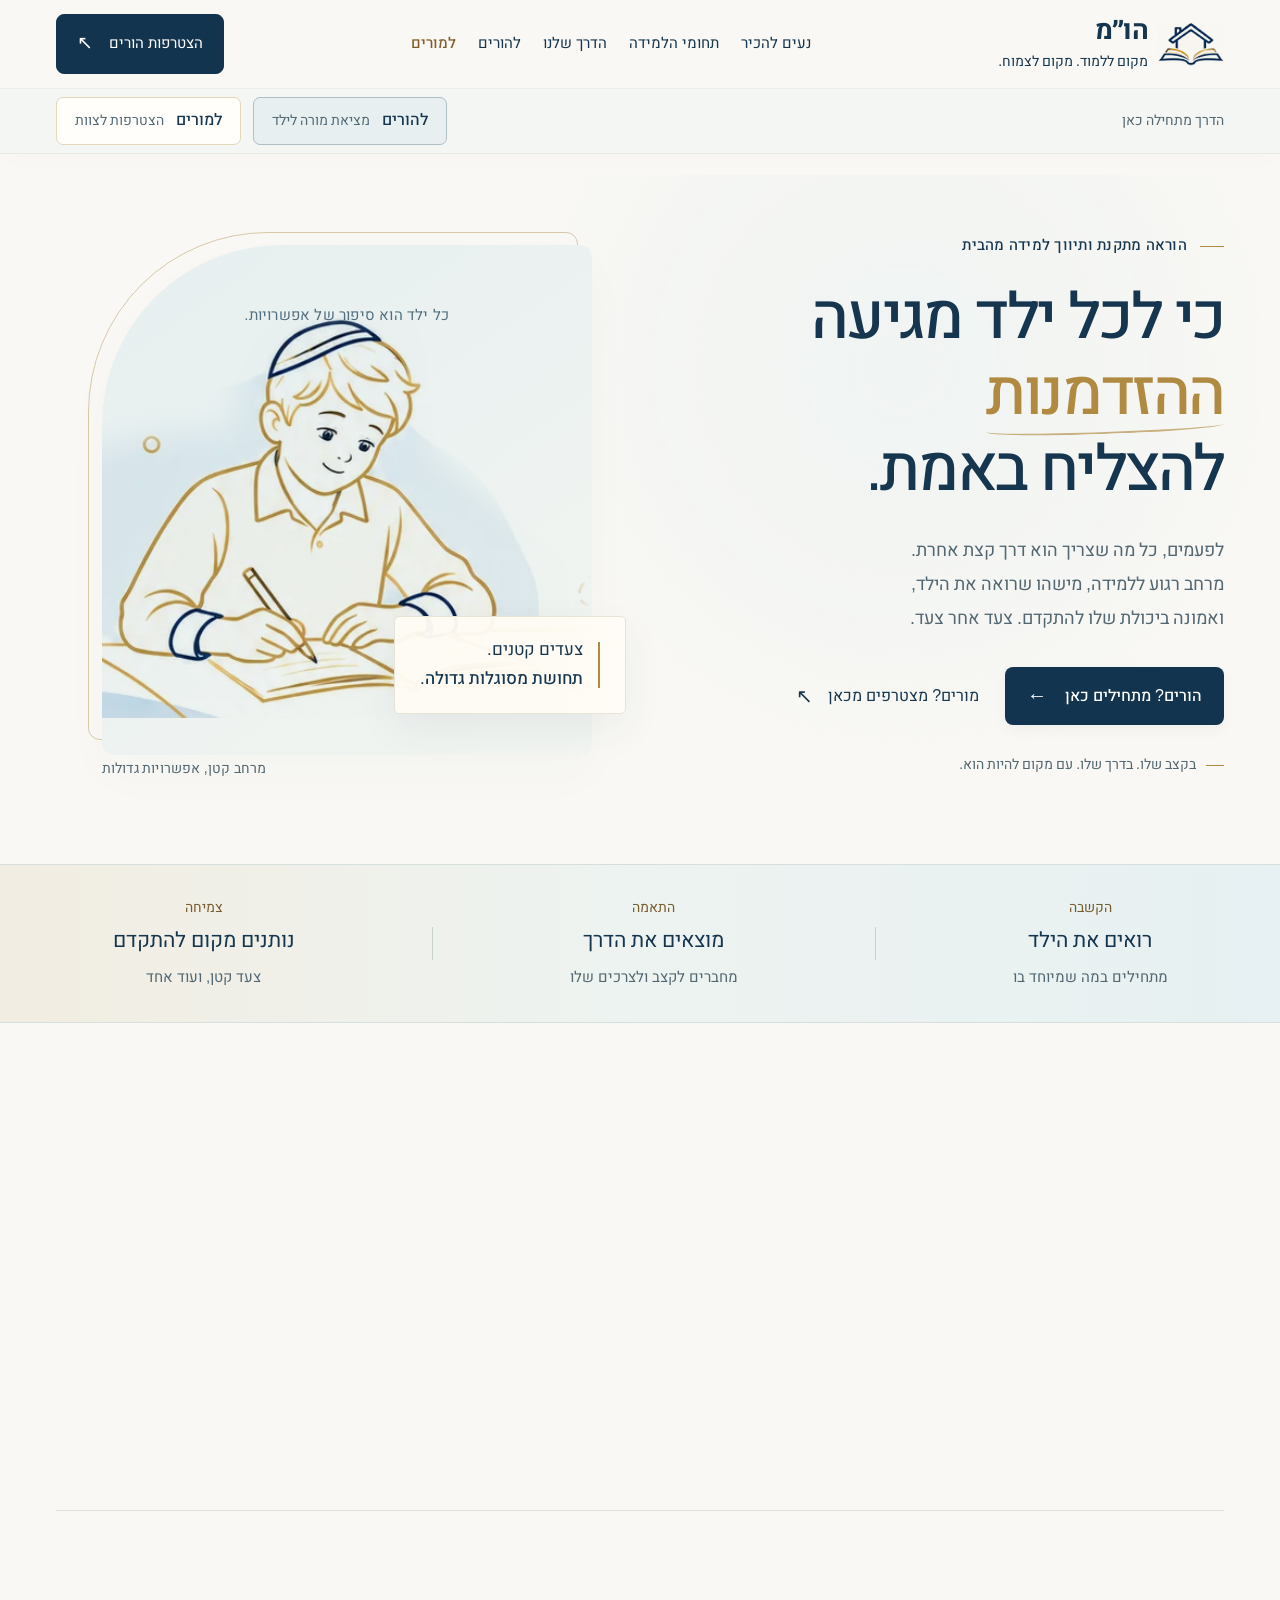
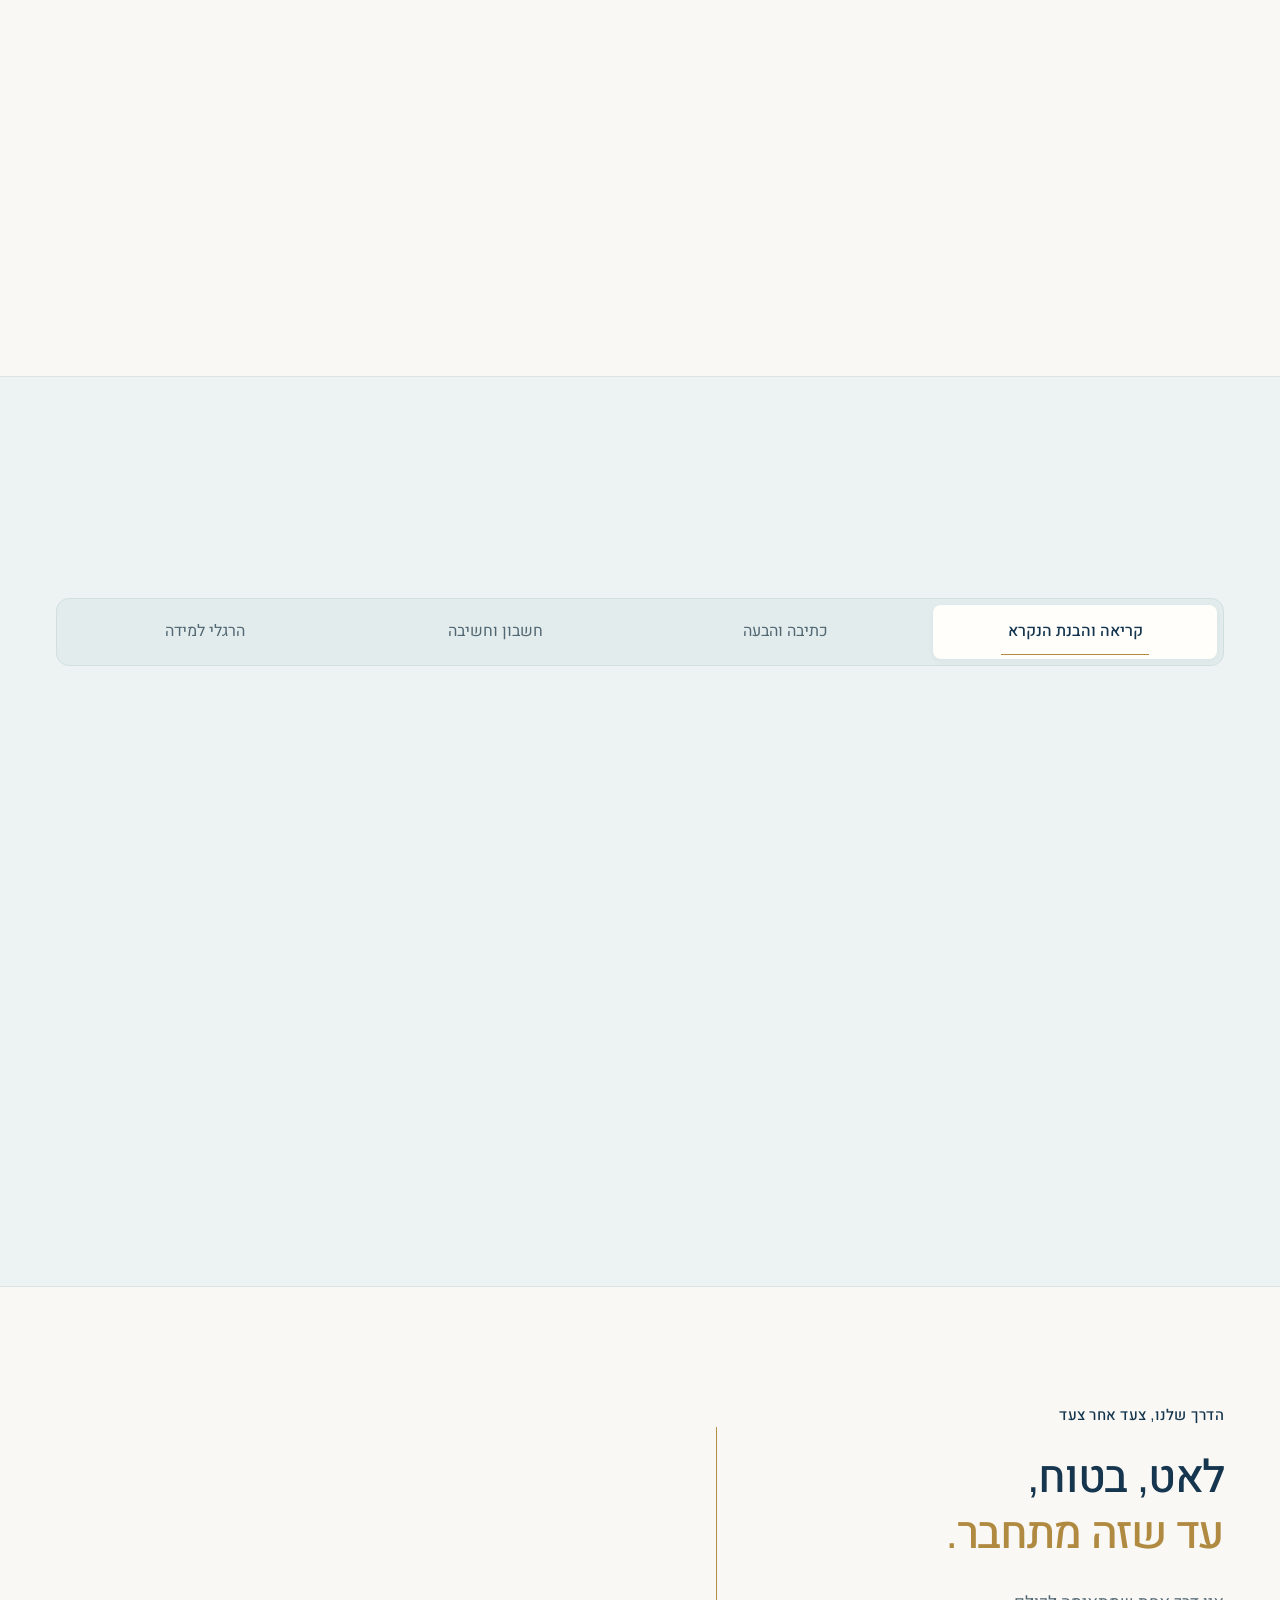
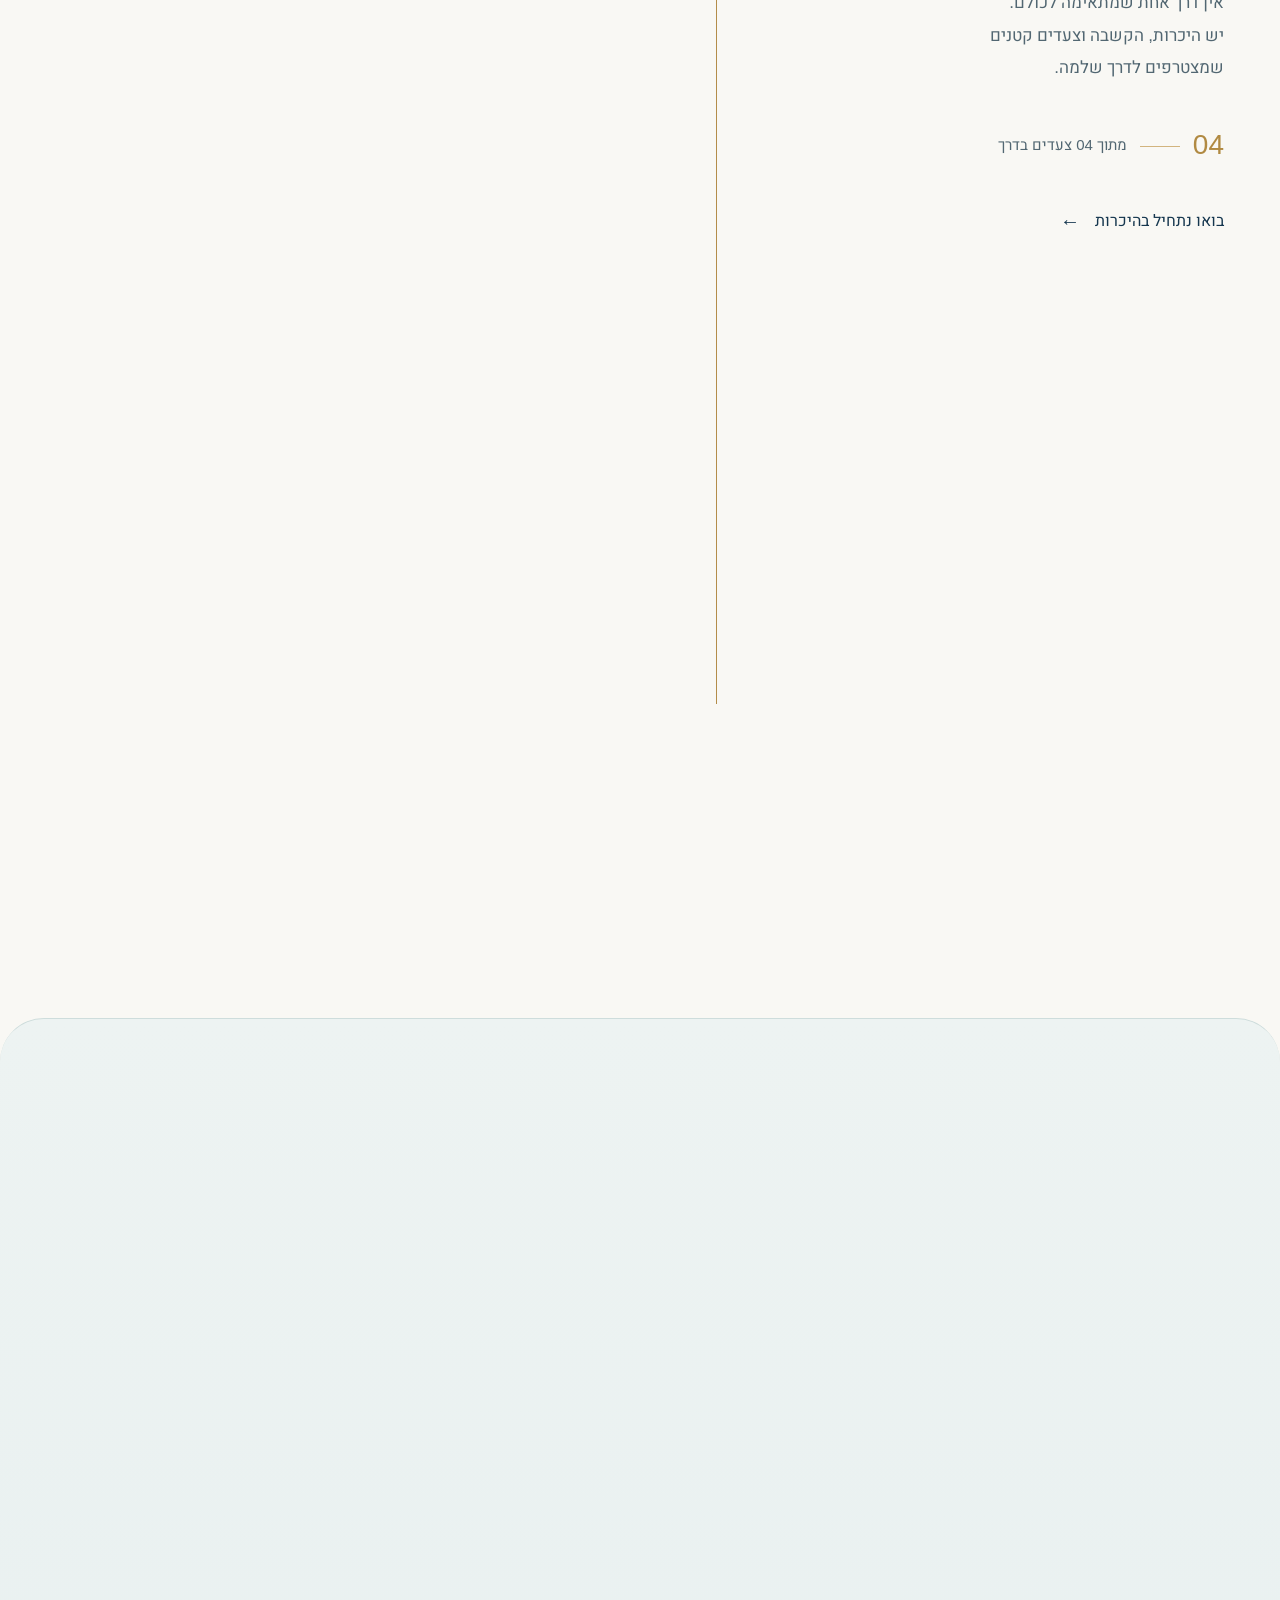
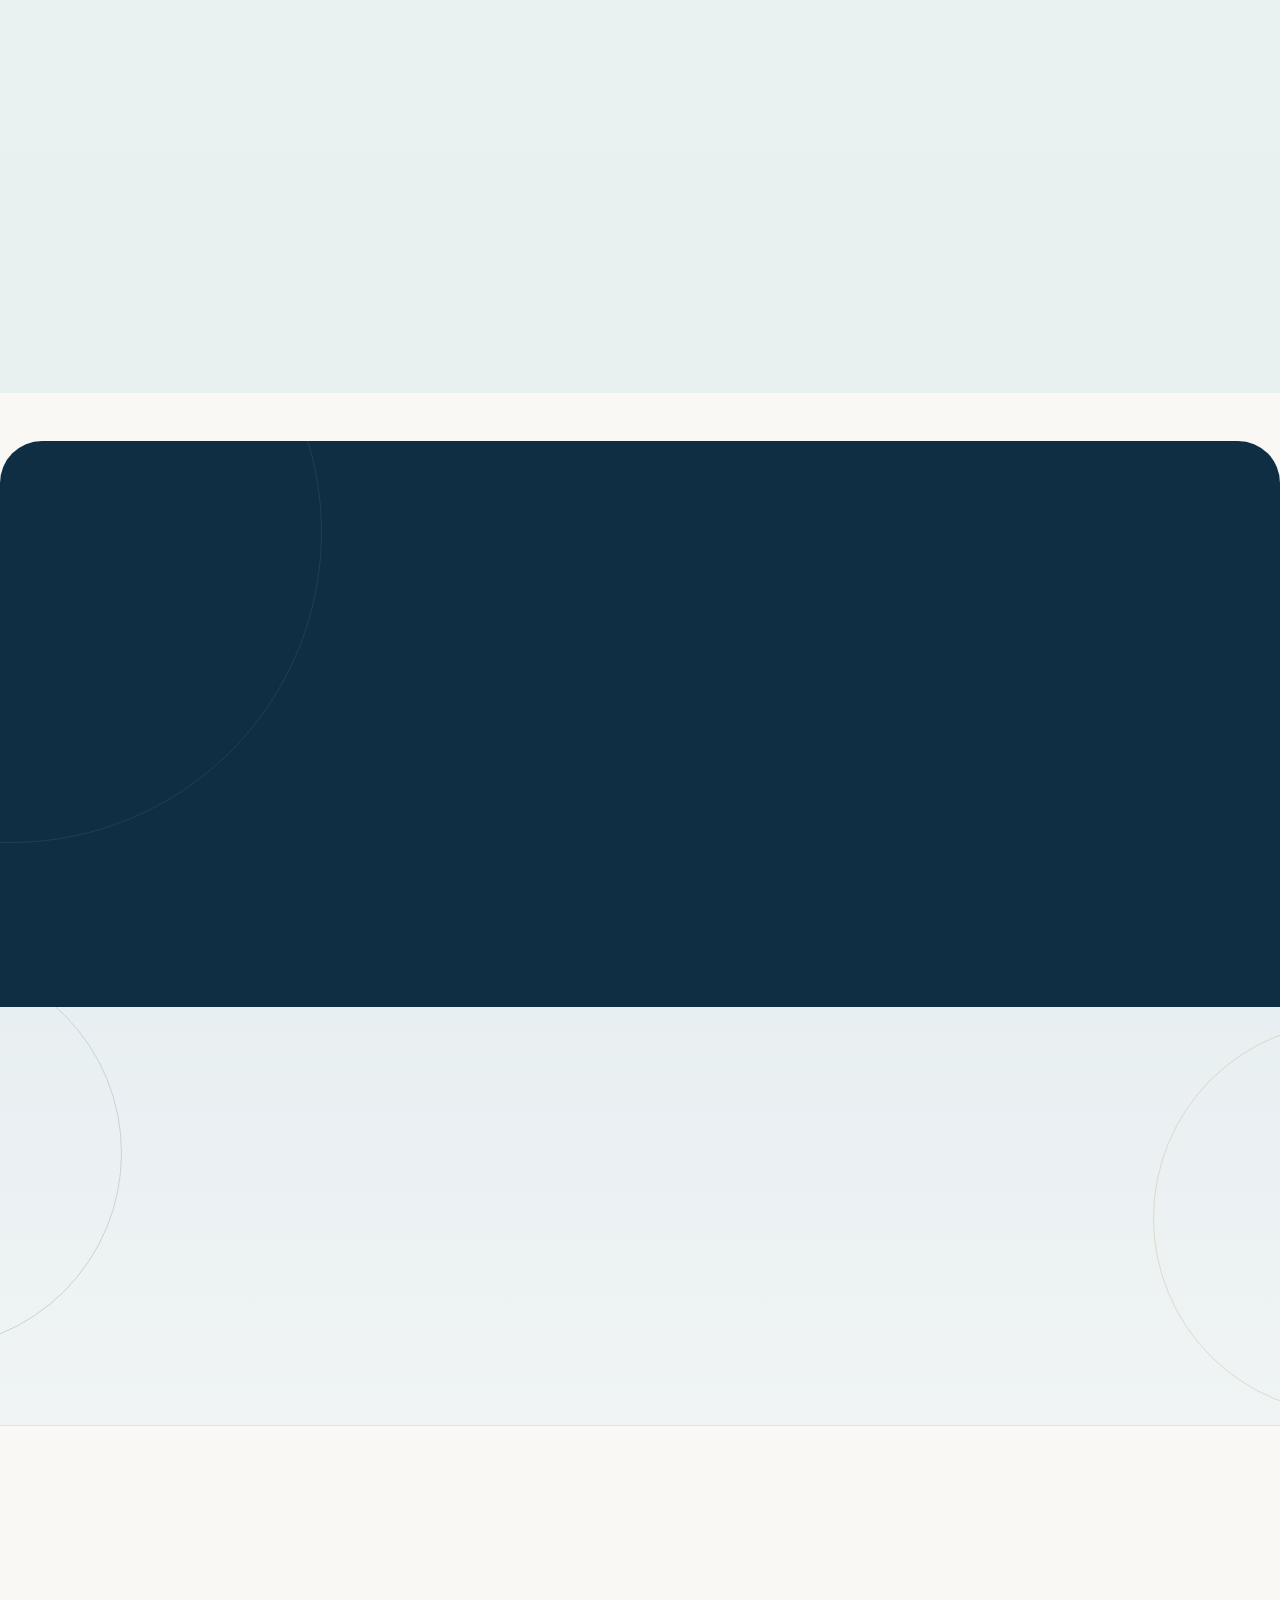
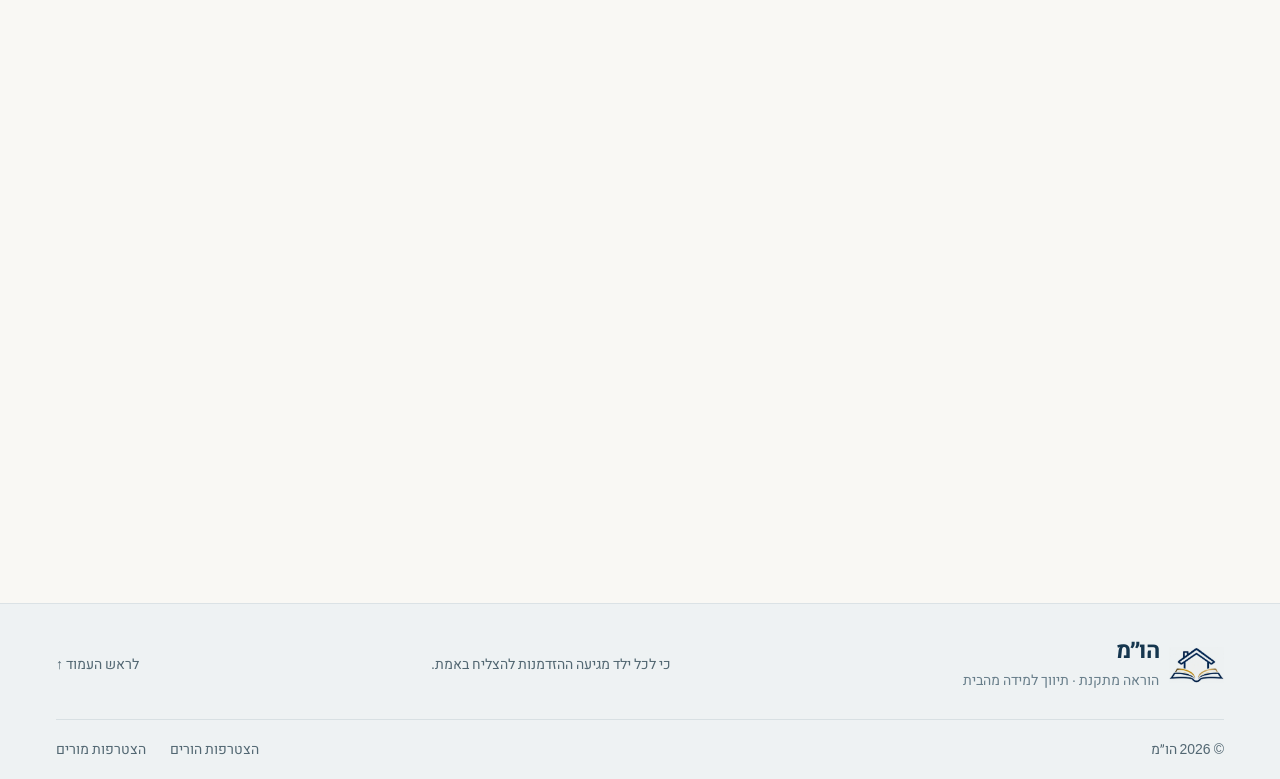
<file: index.html>
<!doctype html>
<html lang="he" dir="rtl">
<head>
  <meta charset="UTF-8">
  <meta name="viewport" content="width=device-width, initial-scale=1">
  <meta name="theme-color" content="#f9f8f4">
  <meta name="description" content="הו״מ — הוראה מתקנת ותיווך למידה מהבית. מקום להכיר דרך למידה אישית, קשובה ומעודדת, כי לכל ילד מגיעה ההזדמנות להצליח באמת.">
  <title>הו״מ | מקום ללמוד. מקום לצמוח.</title>
  <link rel="icon" type="image/svg+xml" href="assets/logo.svg">
  <link rel="preload" as="image" href="assets/learning-illustration.svg" fetchpriority="high">
  <link rel="stylesheet" href="styles.css?v=9">
  <link rel="stylesheet" href="upgrade.css?v=9">
  <script src="site.js?v=9" defer></script>
  <link rel="stylesheet" href="experience.css?v=9">
  <script src="experience.js?v=9" defer></script>
  <script src="parents.js?v=6" defer></script>
  <script src="content.js" defer></script>
  <script src="app.js?v=7" defer></script>
  <link rel="stylesheet" href="refined.css?v=9">
  <link rel="stylesheet" href="atmosphere.css?v=9">
  <script src="atmosphere.js?v=7" defer></script>
  <link rel="stylesheet" href="clarity.css?v=9">
</head>
<body>
  <a class="skip-link" href="#main">דלגו לתוכן</a>
  <header class="site-header">
    <div class="container header-inner">
      <a class="brand" href="#home" aria-label="הו״מ — לעמוד הבית">
        <img src="assets/logo.svg" width="66" height="44" alt="סמל הספר והבית של הו״מ">
        <span class="brand-copy"><strong>הו״מ</strong><small>מקום ללמוד. מקום לצמוח.</small></span>
      </a>
      <button class="menu-toggle" aria-label="פתיחת תפריט" aria-expanded="false" aria-controls="main-nav"><span></span><span></span></button>
      <nav class="main-nav" id="main-nav" aria-label="ניווט ראשי">
        <a href="#about">נעים להכיר</a>
        <a href="#learning">תחומי הלמידה</a>
        <a href="#approach">הדרך שלנו</a>
        <a href="#parents-registration">להורים</a>
        <a class="teacher-nav" href="teachers.html">למורים</a>
      </nav>
      <a class="header-cta" href="#parents-registration">הצטרפות הורים <span aria-hidden="true">↖</span></a>
    </div>
  <nav class="audience-switch" aria-label="בחירת מסלול"><div class="container"><span class="switch-caption">הדרך מתחילה כאן</span><a href="#parents-registration" class="parent-route"><strong>להורים</strong><span>מציאת מורה לילד</span></a><a href="teachers.html" class="teacher-route"><strong>למורים</strong><span>הצטרפות לצוות</span></a></div></nav></header>

  <main id="main">
    <section class="hero container" id="home" aria-labelledby="hero-title">
      <div class="hero-copy">
        <p class="eyebrow"><span></span> הוראה מתקנת ותיווך למידה מהבית</p>
        <h1 id="hero-title">כי לכל ילד מגיעה<br><span class="gold-word">ההזדמנות</span><br>להצליח באמת.</h1>
        <p class="hero-description" data-content="heroDescription">לפעמים, כל מה שצריך הוא דרך קצת אחרת.<br>מרחב רגוע ללמידה, מישהו שרואה את הילד,<br>ואמונה ביכולת שלו להתקדם. צעד אחר צעד.</p>
        <div class="hero-actions"><a class="button button-primary" href="#parents-registration">הורים? מתחילים כאן <span aria-hidden="true">←</span></a><a class="text-link" href="teachers.html">מורים? מצטרפים מכאן <span aria-hidden="true">↖</span></a></div>
        <p class="hero-note"><span class="little-line"></span> בקצב שלו. בדרך שלו. עם מקום להיות הוא.</p>
      </div>
      <div class="hero-visual">
        <svg class="hero-trail" viewBox="0 0 520 580" fill="none" aria-hidden="true"><path class="trail-line" pathLength="1" d="M37 475C5 444 9 401 30 383C45 371 61 377 57 390C52 405 28 397 24 379C13 330 19 289 10 244M476 45C497 53 506 70 494 83C483 94 470 88 476 79C489 62 509 92 505 118"/><circle cx="13" cy="226" r="4"/><circle cx="504" cy="134" r="3"/></svg>
        <div class="photo-outline" aria-hidden="true"></div>
        <div class="hero-art-frame"><span class="hero-art-note">כל ילד הוא סיפור של אפשרויות.</span><img class="hero-image" src="assets/learning-illustration.svg" width="470" height="380" fetchpriority="high" alt="איור הילד הלומד מתוך התמונה המקורית, בקווי כחול וזהב על רקע תכלת"></div>
        <div class="photo-caption"><span class="caption-rule"></span><p>צעדים קטנים.<br><strong>תחושת מסוגלות גדולה.</strong></p></div>
        <span class="photo-label">מרחב קטן, אפשרויות גדולות</span>
      </div>
    </section>

    <div class="values-strip home-values"><div class="container values-inner"><p><span class="value-kicker">הקשבה</span>רואים את הילד<small>מתחילים במה שמיוחד בו</small></p><span aria-hidden="true"></span><p><span class="value-kicker">התאמה</span>מוצאים את הדרך<small>מחברים לקצב ולצרכים שלו</small></p><span aria-hidden="true"></span><p><span class="value-kicker">צמיחה</span>נותנים מקום להתקדם<small>צעד קטן, ועוד אחד</small></p></div></div>

    <section class="audience-routes container" id="start" aria-labelledby="routes-title"><div class="routes-heading"><p class="eyebrow">כל אחד והדרך שלו</p><h2 id="routes-title">שני מסלולים. <em>מטרה אחת.</em></h2><p>בחרו את המקום שלכם — משם נתקדם יחד.</p></div>
      <a class="route-card" href="#parents-registration"><span class="route-number" aria-hidden="true">01</span><div><span class="route-label">מסלול הורים</span><h3>מוצאים את הדרך לילד.</h3><p>ספרו על הצורך, בחרו תחומי למידה ובדקו את הפרטים.</p><span class="route-action">לטופס ההורים</span></div><span class="route-arrow" aria-hidden="true">←</span></a>
      <a class="route-card route-teacher" href="teachers.html"><span class="route-number" aria-hidden="true">02</span><div><span class="route-label">מסלול מורים</span><h3>מוצאים מקום לידע שלכם.</h3><p>אתם מביאים את הידע. אנחנו מביאים את התלמידים.</p><span class="route-action">להיכרות ולהצטרפות כמורים</span></div><span class="route-arrow" aria-hidden="true">←</span></a>
    </section>

    <section class="about section container" id="about" aria-labelledby="about-title">
      <div class="section-heading"><p class="eyebrow">נעים להכיר</p><h2 id="about-title">מאחורי כל למידה,<br> יש <em>ילד שלם.</em></h2></div>
      <div class="about-copy"><p class="large-copy" data-content="aboutLead">לפני המחברת, לפני התרגיל ולפני התשובה הנכונה — יש ילד שרוצה להרגיש שהוא יכול.</p><p data-content="aboutBody">הו״מ הוא מקום להסתכל על הלמידה קצת אחרת: להקשיב, לזהות את נקודת ההתחלה, ולפנות מקום לסקרנות ולהצלחות קטנות. הוראה מתקנת ותיווך למידה מהבית, מתוך מחשבה על הילד ועל הדרך שמתאימה לו.</p><a class="text-link" href="#approach">איך הדרך הזו נראית? <span aria-hidden="true">←</span></a></div>
    </section>

    <section class="learning section" id="learning" aria-labelledby="learning-title">
      <div class="container">
        <div class="section-top"><div><p class="eyebrow">לכל ילד, נקודת התחלה משלו</p><h2 id="learning-title">מפנים מקום <em>ללמידה.</em></h2></div><p class="section-intro">לפעמים מתחילים במילה, לפעמים במספר.<br>תמיד מתחילים במה שהילד צריך.</p></div>
        <div class="learning-tabs" role="tablist" aria-label="תחומי למידה">
          <button id="tab-reading" role="tab" aria-controls="learning-panel" aria-selected="true" data-topic="reading">קריאה והבנת הנקרא</button>
          <button id="tab-writing" role="tab" aria-controls="learning-panel" aria-selected="false" tabindex="-1" data-topic="writing">כתיבה והבעה</button>
          <button id="tab-math" role="tab" aria-controls="learning-panel" aria-selected="false" tabindex="-1" data-topic="math">חשבון וחשיבה</button>
          <button id="tab-habits" role="tab" aria-controls="learning-panel" aria-selected="false" tabindex="-1" data-topic="habits">הרגלי למידה</button>
        </div>
        <div class="learning-panel" id="learning-panel" role="tabpanel" aria-labelledby="tab-reading" tabindex="0">
          <div class="learning-content"><span class="topic-number" id="topic-number">01 / קריאה</span><h3 id="topic-title">ממילים קטנות,<br>לעולם שלם.</h3><p id="topic-description">לתת מקום לחיבור בין האות, הצליל והמשמעות. להכיר את הטקסט בהדרגה, להבין את הסיפור ולגלות את ההנאה שבקריאה.</p><ul class="topic-points" id="topic-points"><li>חיבור בין אותיות לצלילים</li><li>דיוק ושטף בקריאה</li><li>הבנת הנקרא והרחבת אוצר המילים</li></ul><a class="text-link" href="#approach">להכיר את תהליך הלמידה <span aria-hidden="true">←</span></a></div>
          <div class="learning-art" aria-hidden="true"><span class="art-top">לכל מילה יש התחלה</span><div class="paper paper-back"></div><div class="paper paper-front"><div class="paper-label">מגלים. מבינים. מצליחים.</div><div class="letter-word" id="art-word">א ב ג</div><div class="paper-lines"><i></i><i></i><i></i></div><span class="paper-circle"></span></div><div class="pencil"></div><span class="art-bottom" id="art-caption">פותחים דלת לעולם של מילים</span></div>
        </div>
      </div>
    </section>


    <section class="journey-section container" id="approach" aria-labelledby="approach-title">
      <div class="journey-layout">
        <div class="journey-intro"><p class="eyebrow">הדרך שלנו, צעד אחר צעד</p><h2 id="approach-title">לאט, בטוח, <br> <em>עד שזה מתחבר.</em></h2><p class="section-intro">אין דרך אחת שמתאימה לכולם.<br>יש היכרות, הקשבה וצעדים קטנים<br>שמצטרפים לדרך שלמה.</p><div class="journey-counter" aria-hidden="true"><strong id="journey-current">01</strong><span class="counter-line"></span><span>מתוך 04 צעדים בדרך</span></div><a class="text-link" href="#parents-registration">בואו נתחיל בהיכרות <span aria-hidden="true">←</span></a></div>
        <div class="journey-stops">
          <span class="journey-rail" aria-hidden="true"></span>
          <article class="journey-stop" data-number="01"><span class="stop-eyebrow">ההתחלה</span><h3>קודם כול, מכירים</h3><p>מקשיבים לילד ולהורים. נותנים מקום למה שקל, למה שמאתגר ולמה שהילד אוהב.</p><span class="stop-foot">כי לפני הלמידה, יש ילד.</span></article>
          <article class="journey-stop" data-number="02"><span class="stop-eyebrow">החיבור</span><h3>מוצאים את הדרך</h3><p>מחברים בין הצרכים של הילד למורה ולדרך העבודה המתאימים. בוחרים נקודת התחלה ומטרות קטנות.</p><span class="stop-foot">מורה מתאים. קצב אישי.</span></article>
          <article class="journey-stop" data-number="03"><span class="stop-eyebrow">ההתנסות</span><h3>לומדים ומתנסים</h3><p>משלבים תרגול, סקרנות והתנסות. משאירים מקום לשאלות, לטעויות ולניסיון נוסף.</p><span class="stop-foot">כל ניסיון הוא עוד צעד.</span></article>
          <article class="journey-stop" data-number="04"><span class="stop-eyebrow">ההמשך</span><h3>רואים את ההתקדמות</h3><p>עוצרים לשים לב גם להצלחות הקטנות. מחזקים את מה שעובד וממשיכים משם, עם יותר ביטחון בדרך.</p><span class="stop-foot">צעדים קטנים שמתחברים להצלחה.</span></article>
        </div>
      </div>
    </section>

    <section class="parent-section" id="parents-registration" aria-labelledby="parents-title">
      <div class="container parent-layout">
        <div class="parent-intro"><p class="eyebrow audience-tag">מסלול הורים · פנייה אישית</p><h2 id="parents-title">הדרך שלו מתחילה <br> <em>בהיכרות איתכם.</em></h2><p class="parent-lead">ספרו לנו בכמה מילים מה אתם מחפשים לילד שלכם. זו נקודת ההתחלה לחיבור למורה ולדרך הלמידה שמתאימים לו.</p><div class="privacy-card"><h3>פנייה אישית. לא פרסום באתר.</h3><p>הפנייה מיועדת לבעל האתר בלבד, לצורך היכרות וחזרה אליכם. פרטי ההורים והילדים אינם מוצגים באתר ואינם גלויים לגולשים אחרים.</p></div><div class="after-joining"><h3>ומה קורה אחרי ההיכרות?</h3><p>לאחר פתיחת ההרשמה, הפנייה תאפשר לבדוק התאמה ולתאם את המשך הדרך באופן אישי. כרגע אפשר להתנסות בטופס בלבד.</p></div><p class="parent-small-note">לצורך ההיכרות הראשונית אין צורך בשם המלא של הילד או בצירוף מסמכים. מספיק לספר לנו מה חשוב לכם.</p></div>
        <div class="form-card parent-form-card">
          <ol class="compact-progress" aria-label="שלבי הצטרפות הורים"><li data-parent-progress="0" aria-current="step"><span>01</span>פרטי ההורה</li><li data-parent-progress="1"><span>02</span>על הלמידה</li><li data-parent-progress="2"><span>03</span>בדיקה ועריכה</li></ol>
          <div class="demo-notice"><span class="demo-dot" aria-hidden="true"></span><p><strong>הטופס כרגע בהכנה</strong><br>אפשר להתנסות במילוי. השליחה עדיין אינה פעילה, והפרטים אינם נשמרים לאחר רענון העמוד.</p></div>
          <noscript><p class="form-error">כדי להתנסות בטופס יש להפעיל JavaScript. כרגע אין אפשרות לשלוח פנייה.</p></noscript>
          <form id="parent-form" novalidate autocomplete="off">
            <fieldset class="registration-fields" id="parent-fields" disabled><legend class="sr-only">פרטי פנייה של הורים</legend>
              <section class="parent-step" data-parent-step="0" aria-labelledby="parent-step-title-0"><div class="form-section-head"><span class="step-counter">שלב 1 מתוך 3 · פרטי ההורה</span><h3 id="parent-step-title-0" tabindex="-1">נעים להכיר אתכם.</h3><p>שדות המסומנים בכוכבית הם חובה. אפשר להזין פרטי דוגמה.</p></div>
              <div class="field-grid">
                <div class="field"><label for="parent-name">שם ההורה <span>*</span></label><input id="parent-name" type="text" maxlength="80" required aria-describedby="parent-error-name"><span class="field-error" id="parent-error-name"></span></div>
                <div class="field"><label for="parent-phone">טלפון לחזרה <span>*</span></label><input id="parent-phone" type="tel" dir="ltr" maxlength="25" placeholder="050-0000000" required aria-describedby="parent-error-phone"><span class="field-error" id="parent-error-phone"></span></div>
                <div class="field"><label for="parent-email">אימייל <span class="optional">רשות</span></label><input id="parent-email" type="email" dir="ltr" maxlength="120" placeholder="name@example.com" aria-describedby="parent-error-email"><span class="field-error" id="parent-error-email"></span></div>
                <div class="field"><label for="parent-city">עיר / אזור מגורים <span class="optional">רשות</span></label><input id="parent-city" type="text" maxlength="80"></div>
              </div>
              </section><section class="parent-step" data-parent-step="1" aria-labelledby="parent-step-title-1" hidden><div class="form-section-head"><span class="step-counter">שלב 2 מתוך 3 · על הלמידה</span><h3 id="parent-step-title-1" tabindex="-1">מה יעזור לילד שלכם?</h3><p>בחרו תחומים והעדפות. אפשר לחזור ולשנות גם בהמשך.</p></div>
              <div class="field-grid"><div class="field"><label for="parent-grade">שכבת גיל <span>*</span></label><select id="parent-grade" required aria-describedby="parent-error-grade"><option value="">בחרו שכבת גיל</option><option>גן / לקראת כיתה א׳</option><option>כיתות א׳–ב׳</option><option>כיתות ג׳–ד׳</option><option>כיתות ה׳–ו׳</option><option>חטיבת ביניים ומעלה</option></select><span class="field-error" id="parent-error-grade"></span></div><div class="field"><label for="parent-format">אופן למידה מועדף <span class="optional">רשות</span></label><select id="parent-format"><option value="">פתוחים להצעות</option><option>מפגשים פרונטליים</option><option>מפגשים מקוונים</option><option>פרונטלי או מקוון</option></select></div></div>
              <fieldset class="choice-group" id="parent-subjects" aria-describedby="parent-error-subjects"><legend>במה הייתם רוצים להתמקד? <span>*</span></legend><p class="input-hint">אפשר לבחור כמה תחומים.</p><div class="choice-options"><label><input type="checkbox" value="קריאה והבנת הנקרא"><span>קריאה והבנת הנקרא</span></label><label><input type="checkbox" value="כתיבה והבעה"><span>כתיבה והבעה</span></label><label><input type="checkbox" value="חשבון"><span>חשבון</span></label><label><input type="checkbox" value="הרגלי למידה"><span>הרגלי למידה</span></label><label><input type="checkbox" value="נשמח להכוונה"><span>נשמח להכוונה</span></label></div><span class="field-error" id="parent-error-subjects"></span></fieldset>
              <div class="field"><label for="parent-note">מה עוד חשוב לכם שנדע? <span class="optional">רשות</span></label><textarea id="parent-note" rows="3" maxlength="500" placeholder="למשל: מחפשים דרך נעימה לתרגל קריאה ולהרגיש יותר ביטחון."></textarea><span class="input-hint">עד 500 תווים. אין צורך לצרף מידע רפואי או מסמכים.</span></div>
              </section><div id="parent-errors" class="form-error" role="alert" hidden></div>
              <div class="form-actions"><button class="button button-primary" type="button" id="parent-preview">ממשיכים לפרטי הלמידה <span aria-hidden="true">←</span></button><button type="button" class="text-button" id="parent-back" hidden>חזרה לפרטי ההורה</button></div><p class="form-help">אפשר לחזור ולערוך. הפרטים נשארים כל עוד העמוד פתוח.</p>
              <p class="privacy-inline">התצוגה המקדימה מופיעה רק אצלכם בעמוד. היא אינה מפרסמת את הפרטים ואינה שולחת אותם.</p>
            </fieldset>
          </form>
          <section class="parent-review" id="parent-review" aria-labelledby="parent-review-title" hidden>
            <div class="form-section-head"><span class="step-counter">שלב 3 מתוך 3 · בדיקה ועריכה</span><h3 id="parent-review-title" tabindex="-1">אלה הפרטים שלכם.</h3><p>אפשר לחזור ולערוך כל פרט. זו תצוגה אישית בלבד.</p></div>
            <dl class="application-review" id="parent-summary"></dl><p class="form-help">מצאתם פרט שצריך לשנות? בחרו למטה את החלק שתרצו לערוך.</p>
            <div class="parent-receipt" role="status"><strong>הפנייה לא נשלחה.</strong>ההרשמה עדיין אינה פעילה. לאחר חיבור הטופס, הפנייה תועבר לבעל האתר בלבד ולא תפורסם באתר.</div>
            <div class="form-actions"><button class="button button-primary" type="button" disabled>השליחה תיפתח בהמשך</button><button class="text-button" type="button" id="parent-edit">עריכת פרטי ההורה</button><button class="text-button" type="button" id="parent-edit-learning">עריכת פרטי הלמידה</button><button class="text-button" type="button" id="parent-clear">ניקוי הפרטים</button></div>
          </section>
        </div>
      </div>
    </section>

    <section class="teacher-invitation" id="teachers" aria-labelledby="teachers-title"><div class="container teacher-invitation-inner"><div><p class="eyebrow">למורים שרואים מעבר למחברת</p><h2 id="teachers-title">אתם מלמדים.<br><em>אנחנו מביאים<br>את התלמידים.</em></h2><p class="invitation-copy">יש לכם דרך להגיע לילדים ולעזור להם להתקדם? אנחנו כאן כדי לחבר אתכם לתלמידים שזקוקים למורה כמוכם.</p><a class="button button-gold" href="teachers.html">להכיר את מסלול המורים <span aria-hidden="true">←</span></a></div><div class="invitation-details"><div class="invitation-detail"><span>01</span><div><h3>מקום לידע שלכם</h3><p>הוראה מתקנת, קריאה, כתיבה, חשבון והרגלי למידה.</p></div></div><div class="invitation-detail"><span>02</span><div><h3>חיבור שמתחיל בהתאמה</h3><p>מכירים את תחומי ההוראה, האזור והזמינות שלכם.</p></div></div><div class="invitation-detail"><span>03</span><div><h3>להתמקד במה שאתם אוהבים</h3><p>אתם מביאים את הדרך המקצועית. אנחנו מחברים לתלמידים.</p></div></div></div></div></section>

    <section class="belief" aria-label="האמונה שלנו"><div class="container belief-inner"><img src="assets/logo.svg" width="110" height="72" alt="" loading="lazy"><p>לפעמים, השינוי הגדול מתחיל<br>ברגע קטן של <span>״אני יכול״.</span></p><span class="belief-signature">זו נקודת ההתחלה שלנו.</span></div></section>

    <section class="faq section container" id="questions" aria-labelledby="faq-title">
      <div class="section-heading"><p class="eyebrow">טוב ששאלתם</p><h2 id="faq-title">קצת יותר<br> <em>בהירות.</em></h2><p class="faq-intro">כמה שאלות שיכולות לעלות<br>בתחילת הדרך.</p></div>
      <div class="faq-list"><details><summary>מהי הוראה מתקנת?<span aria-hidden="true">+</span></summary><p>גישה ללמידה שנותנת מקום לצרכים האישיים של הילד. עובדים בהדרגה על מיומנויות כמו קריאה, כתיבה וחשבון, תוך התאמה של דרכי ההסבר והתרגול.</p></details><details><summary>האם צריך לדעת מראש מה הקושי?<span aria-hidden="true">+</span></summary><p>אפשר להתחיל גם משאלה או מתחושה שהלמידה דורשת מאמץ גדול. ההיכרות הראשונית מאפשרת לשתף במה שקורה בבית ובמסגרת הלימודים ולחשוב על הצעד הבא.</p></details><details><summary>איך אפשר לתמוך בלמידה בבית?<span aria-hidden="true">+</span></summary><p>סביבה רגועה, זמן קצר וקבוע ומקום לשאלות יכולים לעזור ליצור שגרה נעימה. כדאי לשים לב למאמץ ולדרך, ולא רק לתוצאה, ולהתאים את הציפיות לקצב של הילד.</p></details><details><summary>האם לכל הילדים מתאימה אותה דרך?<span aria-hidden="true">+</span></summary><p>לכל ילד נקודת התחלה, תחומי עניין וקצב משלו. מטרת ההיכרות היא להבין מה עשוי להתאים לו, ולשנות את הדרך לפי מה שעולה לאורך הלמידה.</p></details></div>
    </section>

    <section class="closing container"><div><p class="eyebrow">כל התחלה היא הזדמנות</p><h2>יש מקום לדרך שלו.</h2></div><a class="button button-primary" href="#parents-registration">לפנייה אישית כהורים <span aria-hidden="true">↑</span></a></section>
  </main>
  <footer class="site-footer"><div class="container footer-inner"><a class="brand footer-brand" href="#home"><img src="assets/logo.svg" width="55" height="36" alt=""><span><strong>הו״מ</strong><small>הוראה מתקנת · תיווך למידה מהבית</small></span></a><p>כי לכל ילד מגיעה ההזדמנות להצליח באמת.</p><a class="back-top" href="#home">לראש העמוד ↑</a></div><div class="container footer-bottom"><span>© <span id="year">2026</span> הו״מ</span><span class="footer-nav"><a href="#parents-registration">הצטרפות הורים</a><a href="teachers.html">הצטרפות מורים</a></span></div></footer>
</body>
</html>
</file>
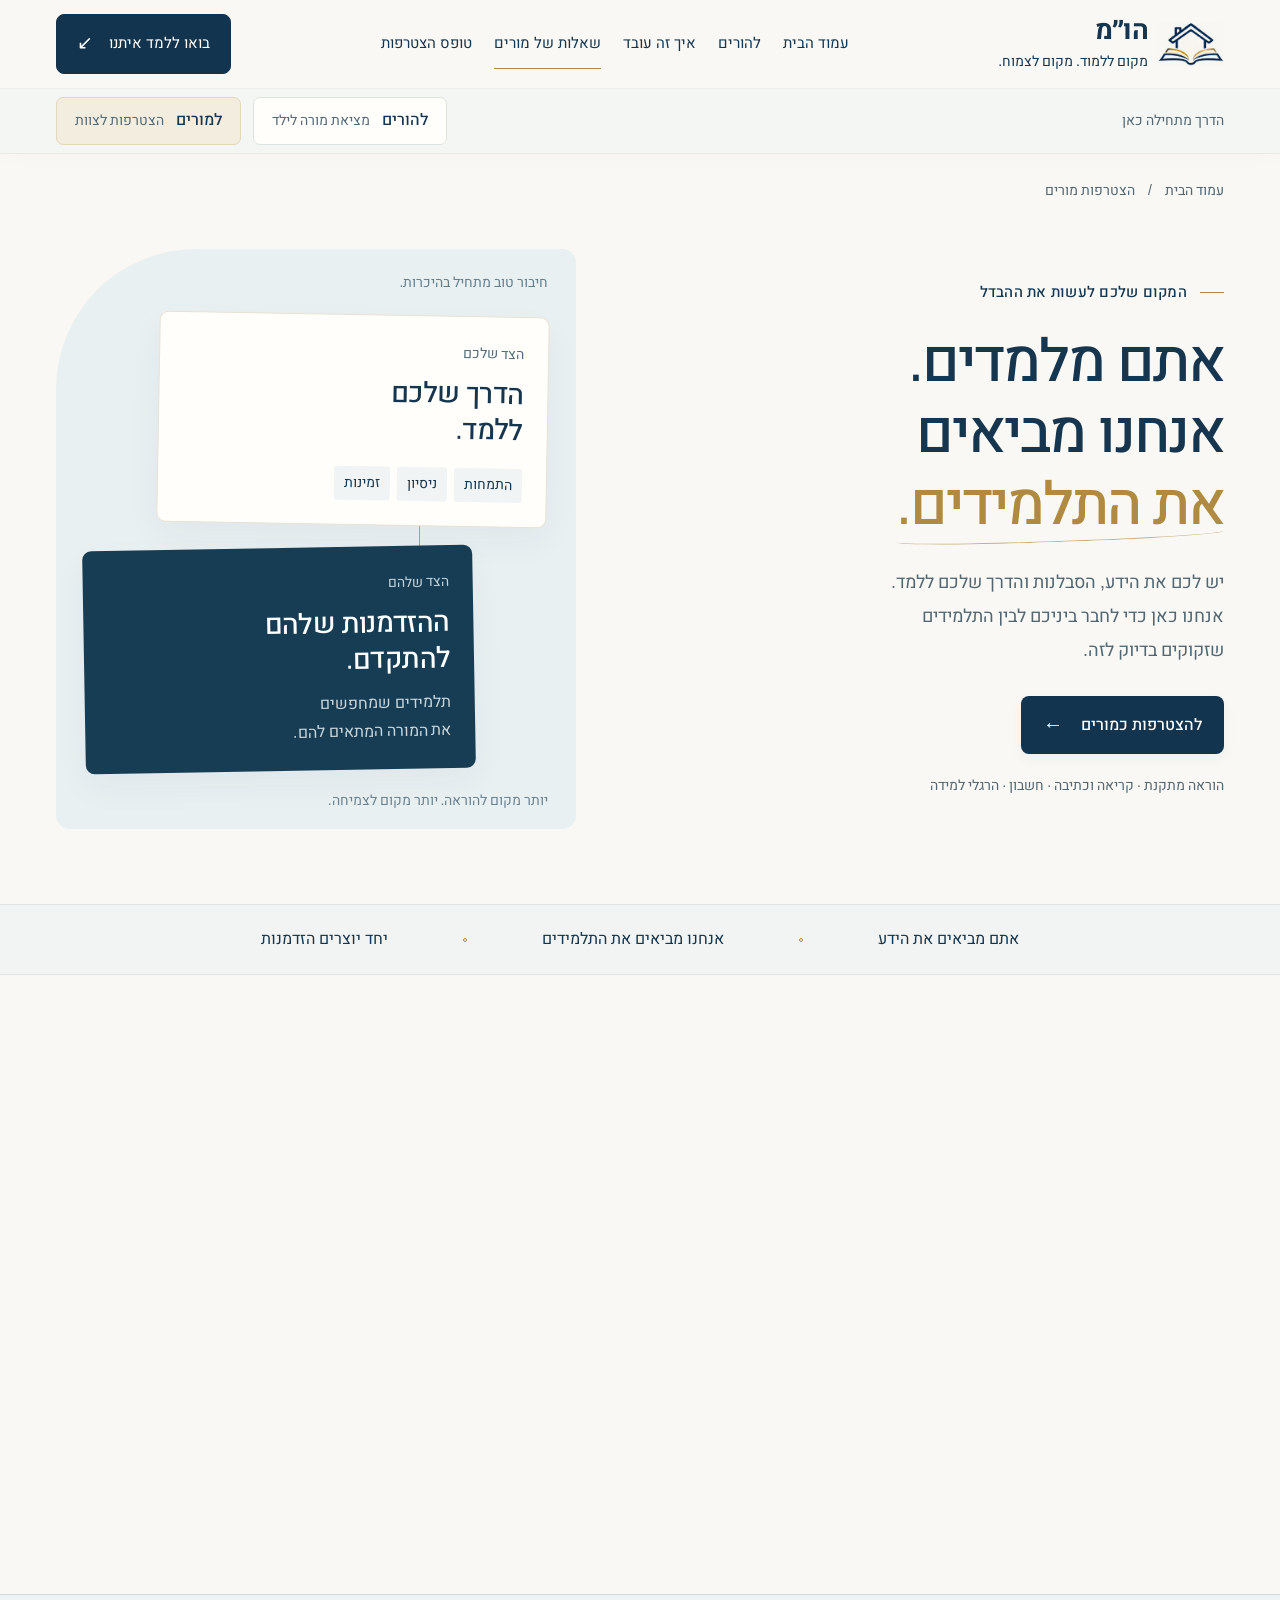
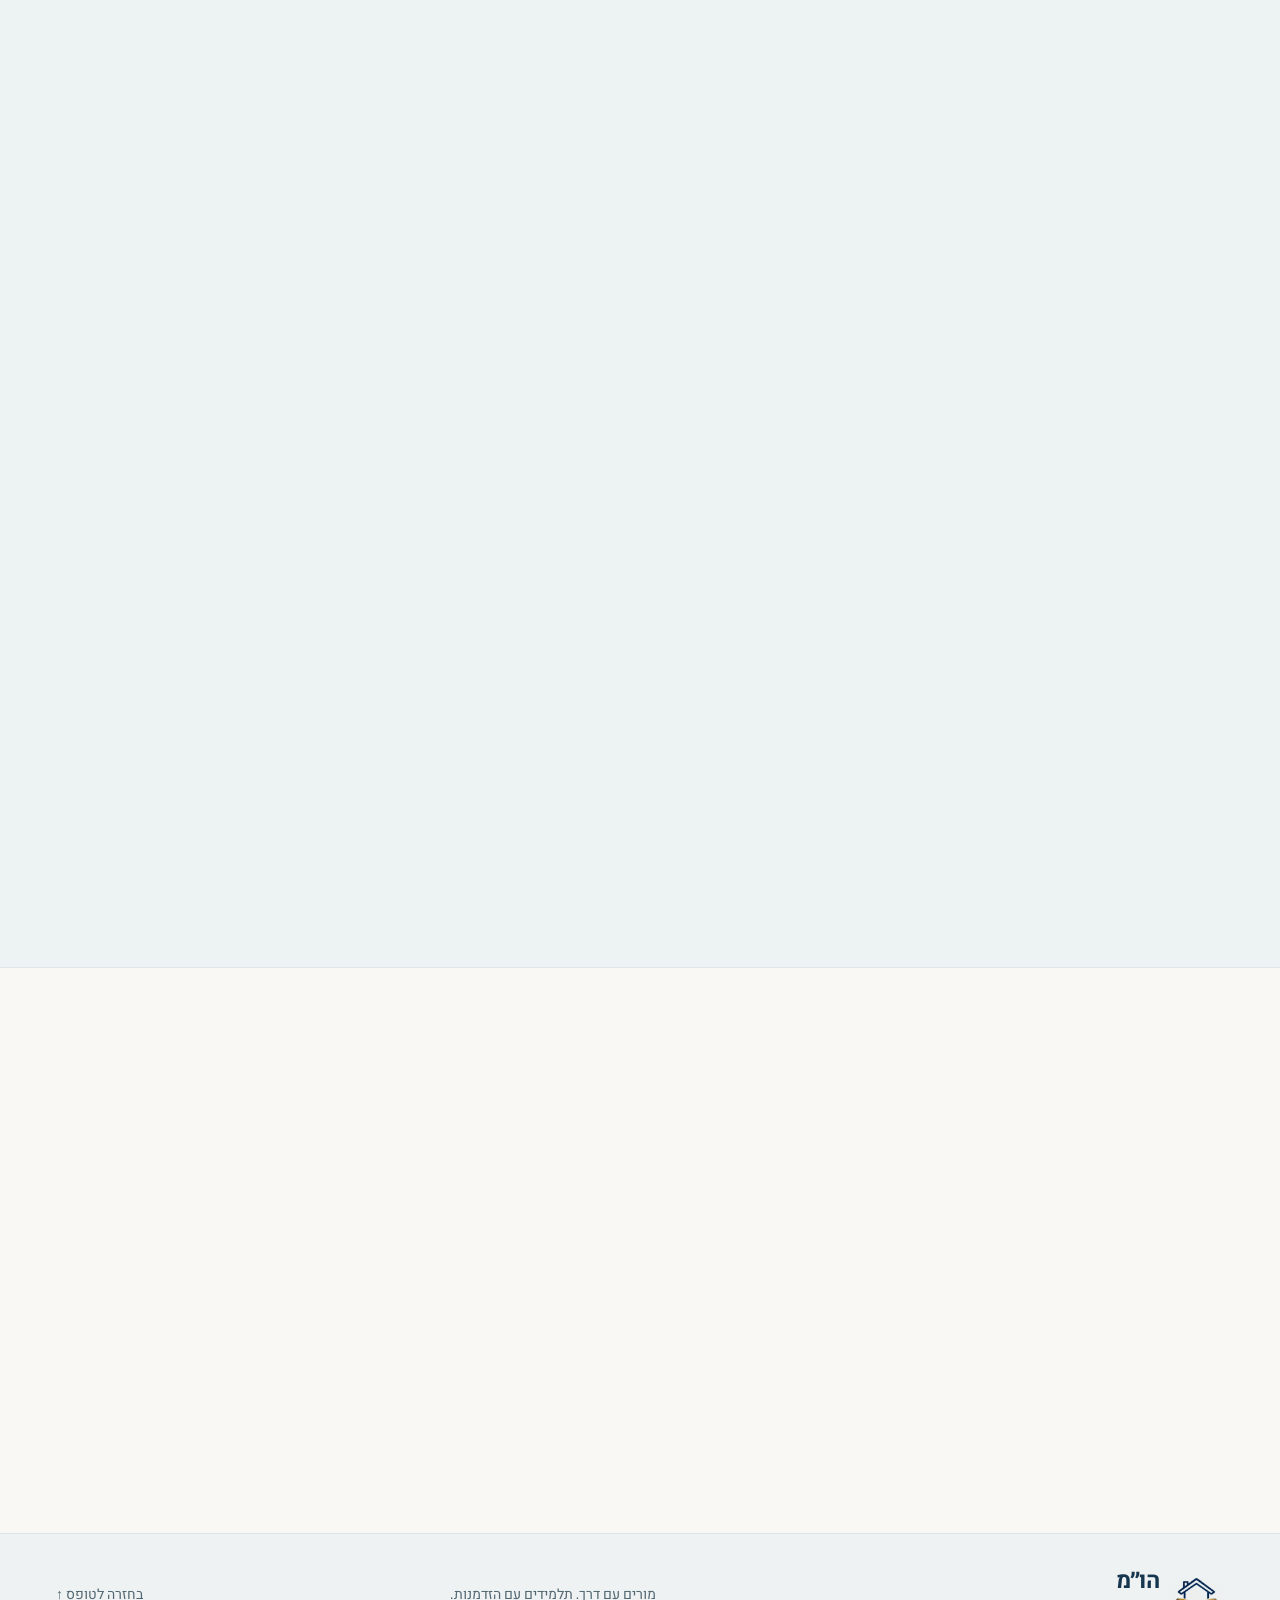
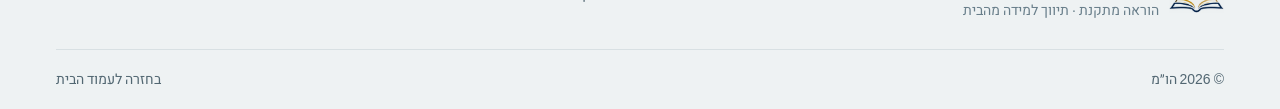
<file: teachers.html>
<!doctype html>
<html lang="he" dir="rtl">
<head>
  <meta charset="UTF-8">
  <meta name="viewport" content="width=device-width, initial-scale=1">
  <meta name="theme-color" content="#f9f8f4">
  <meta name="description" content="מורים להוראה מתקנת? הצטרפו להו״מ. אתם מתמקדים בהוראה, אנחנו מחברים אתכם לתלמידים. הכירו את הדרך והתחילו בטופס ההצטרפות.">
  <title>הצטרפות מורים | הו״מ</title>
  <link rel="icon" href="assets/logo.svg" type="image/svg+xml">
  <link rel="stylesheet" href="styles.css?v=9">
  <link rel="stylesheet" href="upgrade.css?v=9">
  <script src="site.js?v=9" defer></script>
  <link rel="stylesheet" href="experience.css?v=9">
  <script src="experience.js?v=9" defer></script>
  <script src="teachers.js?v=6" defer></script>
  <link rel="stylesheet" href="refined.css?v=9">
  <link rel="stylesheet" href="atmosphere.css?v=9">
  <script src="atmosphere.js?v=7" defer></script>
  <link rel="stylesheet" href="clarity.css?v=9">
</head>
<body class="teachers-page">
  <a class="skip-link" href="#main">דלגו לתוכן</a>
  <header class="site-header"><div class="container header-inner">
    <a class="brand" href="index.html" aria-label="הו״מ — לעמוד הבית"><img src="assets/logo.svg" width="66" height="44" alt="סמל הספר והבית של הו״מ"><span class="brand-copy"><strong>הו״מ</strong><small>מקום ללמוד. מקום לצמוח.</small></span></a>
    <button class="menu-toggle" aria-label="פתיחת תפריט" aria-expanded="false" aria-controls="main-nav"><span></span><span></span></button>
    <nav class="main-nav" id="main-nav" aria-label="ניווט ראשי"><a href="index.html">עמוד הבית</a><a href="index.html#parents-registration">להורים</a><a href="#teacher-way">איך זה עובד</a><a href="#teacher-faq">שאלות של מורים</a><a href="#registration">טופס הצטרפות</a></nav>
    <a class="header-cta" href="#registration">בואו ללמד איתנו <span aria-hidden="true">↙</span></a>
  </div><nav class="audience-switch" aria-label="בחירת מסלול"><div class="container"><span class="switch-caption">הדרך מתחילה כאן</span><a href="index.html#parents-registration" class="parent-route"><strong>להורים</strong><span>מציאת מורה לילד</span></a><a href="#registration" class="teacher-route"><strong>למורים</strong><span>הצטרפות לצוות</span></a></div></nav></header>
  <main id="main">
    <div class="container breadcrumb"><a href="index.html">עמוד הבית</a><span aria-hidden="true">/</span><span>הצטרפות מורים</span></div>
    <section class="teacher-hero container" aria-labelledby="teacher-title">
      <div><p class="eyebrow"><span></span> המקום שלכם לעשות את ההבדל</p><h1 id="teacher-title">אתם מלמדים.<br>אנחנו מביאים<br><span class="gold-word">את התלמידים.</span></h1><p class="teacher-lead">יש לכם את הידע, הסבלנות והדרך שלכם ללמד.<br>אנחנו כאן כדי לחבר ביניכם לבין התלמידים<br>שזקוקים בדיוק לזה.</p><a href="#registration" class="button button-primary">להצטרפות כמורים <span aria-hidden="true">←</span></a><p class="small-note">הוראה מתקנת · קריאה וכתיבה · חשבון · הרגלי למידה</p></div>
      <div class="connection-scene" aria-label="מחברים בין הידע שלכם לצרכים של התלמידים">
        <span class="scene-label">חיבור טוב מתחיל בהיכרות.</span>
        <div class="connection-card teacher-card"><span class="card-overline">הצד שלכם</span><h2>הדרך שלכם<br>ללמד.</h2><div class="mini-tags"><span>התמחות</span><span>ניסיון</span><span>זמינות</span></div></div>
        <div class="connection-center"><img src="assets/logo.svg" width="76" height="50" alt="הו״מ"><span>מחברים ביניכם</span></div>
        <div class="connection-card student-card"><span class="card-overline">הצד שלהם</span><h2>ההזדמנות שלהם<br>להתקדם.</h2><p>תלמידים שמחפשים<br>את המורה המתאים להם.</p></div>
        <span class="scene-foot">יותר מקום להוראה. יותר מקום לצמיחה.</span>
      </div>
    </section>
    <div class="values-strip"><div class="container values-inner"><p>אתם מביאים את הידע</p><span aria-hidden="true"></span><p>אנחנו מביאים את התלמידים</p><span aria-hidden="true"></span><p>יחד יוצרים הזדמנות</p></div></div>

    <section class="section container" id="teacher-way" aria-labelledby="teacher-way-title"><div class="section-top"><div><p class="eyebrow">מכאן מתחילים</p><h2 id="teacher-way-title">מההיכרות הראשונה,<br>עד <em>לחיבור המתאים.</em></h2></div><p class="section-intro">כדי להפנות אליכם תלמידים,<br>קודם נכיר אתכם ואת הדרך שלכם.</p></div><div class="teacher-process"><article><span>01</span><h3>מספרים לנו עליכם</h3><p>תחומי ההוראה, הניסיון, האזור והזמינות שלכם. כל מה שעוזר להבין למי תוכלו להתאים.</p></article><article><span>02</span><h3>מכירים ומתאמים</h3><p>בודקים יחד את ההתאמה ואת אופן העבודה לפני שמתחילים ללמד.</p></article><article><span>03</span><h3>מחברים לתלמידים</h3><p>אנחנו מביאים את התלמידים ומחברים לפי תחום הלמידה וההתאמה, כדי שאתם תוכלו להתמקד בהוראה.</p></article></div></section>

    <section class="registration-section" id="registration" aria-labelledby="registration-title"><div class="container registration-layout">
      <aside class="registration-intro"><p class="eyebrow audience-tag">מסלול מורים · הצטרפות לצוות</p><h2 id="registration-title">יש מקום<br> גם <em>לדרך שלכם.</em></h2><p>כמה פרטים עליכם ועל ההוראה שלכם, ואפשר להתחיל להכיר.</p><div class="after-joining"><h3>היכרות, התאמה, ואז מתחילים.</h3><p>אחרי פתיחת ההרשמה נכיר את ההעדפות שלכם, נבדוק התאמה ונתאם יחד את פרטי העבודה. כרגע הטופס פתוח להתנסות בלבד.</p></div><div class="registration-note"><span class="note-line"></span><p>החיבור לתלמידים נעשה לפי התאמה וצורך. ההצטרפות אינה מבטיחה מספר תלמידים או היקף שעות.</p></div></aside>
      <div class="form-card"><ol class="form-progress compact-progress teacher-progress" aria-label="שלבי הטופס"><li data-progress="0" aria-current="step"><span>01</span><div><strong>פרטים אישיים</strong></div></li><li data-progress="1"><span>02</span><div><strong>היכרות מקצועית</strong></div></li><li data-progress="2"><span>03</span><div><strong>בדיקת הפרטים</strong></div></li></ol>
        <div class="demo-notice"><span class="demo-dot" aria-hidden="true"></span><p><strong>תצוגת טופס לדוגמה</strong><br>הפרטים אינם נשלחים ואינם נשמרים לאחר רענון העמוד.</p></div>
        <noscript><p class="form-error">כדי להתנסות בטופס, יש להפעיל JavaScript בדפדפן. ההרשמה עדיין אינה פעילה.</p></noscript>
        <form id="teacher-form" novalidate>
          <fieldset class="registration-fields" id="demo-fields" disabled>
            <legend class="sr-only">הדגמת טופס הצטרפות מורים</legend>
            <section class="form-step" data-step="0" aria-labelledby="step-title-0">
              <div class="form-section-head"><span class="step-counter">שלב 1 מתוך 3</span><h3 id="step-title-0" tabindex="-1">נעים להכיר.</h3><p>השדות המסומנים בכוכבית הם שדות חובה.</p></div>
              <div class="field-grid">
                <div class="field"><label for="teacher-name">שם מלא <span>*</span></label><input id="teacher-name" type="text" autocomplete="name" maxlength="80" required aria-describedby="error-name"><span class="field-error" id="error-name"></span></div>
                <div class="field"><label for="teacher-city">עיר / אזור הוראה <span>*</span></label><input id="teacher-city" type="text" autocomplete="address-level2" maxlength="80" required aria-describedby="error-city"><span class="field-error" id="error-city"></span></div>
                <div class="field"><label for="teacher-email">כתובת אימייל <span>*</span></label><input id="teacher-email" type="email" dir="ltr" autocomplete="email" maxlength="120" placeholder="name@example.com" required aria-describedby="error-email"><span class="field-error" id="error-email"></span></div>
                <div class="field"><label for="teacher-phone">מספר טלפון <span>*</span></label><input id="teacher-phone" type="tel" dir="ltr" autocomplete="tel" maxlength="25" placeholder="050-0000000" required aria-describedby="error-phone"><span class="field-error" id="error-phone"></span></div>
              </div>
              <p class="input-hint">אפשר להשתמש בפרטי דוגמה כדי להתנסות בטופס.</p>
            </section>
            <section class="form-step" data-step="1" aria-labelledby="step-title-1" hidden>
              <div class="form-section-head"><span class="step-counter">שלב 2 מתוך 3</span><h3 id="step-title-1" tabindex="-1">קצת על ההוראה שלכם.</h3><p>כדי להכיר את תחומי החוזק ואת ההעדפות שלכם.</p></div>
              <fieldset class="choice-group" id="specialties" aria-describedby="error-specialties"><legend>באילו תחומים אתם מלמדים? <span>*</span></legend><p class="input-hint">ניתן לבחור יותר מתחום אחד.</p><div class="choice-options"><label><input type="checkbox" value="הוראה מתקנת"><span>הוראה מתקנת</span></label><label><input type="checkbox" value="קריאה והבנת הנקרא"><span>קריאה והבנת הנקרא</span></label><label><input type="checkbox" value="כתיבה והבעה"><span>כתיבה והבעה</span></label><label><input type="checkbox" value="חשבון"><span>חשבון</span></label><label><input type="checkbox" value="הרגלי למידה"><span>הרגלי למידה</span></label></div><span class="field-error" id="error-specialties"></span></fieldset>
              <div class="field-grid"><div class="field"><label for="teacher-experience">ניסיון בהוראה <span>*</span></label><select id="teacher-experience" required aria-describedby="error-experience"><option value="">בחירת ניסיון</option><option>בתחילת הדרך</option><option>עד שנתיים</option><option>3–5 שנים</option><option>6–10 שנים</option><option>מעל 10 שנים</option></select><span class="field-error" id="error-experience"></span></div><div class="field"><label for="teacher-format">איך תרצו ללמד? <span>*</span></label><select id="teacher-format" required aria-describedby="error-format"><option value="">בחירת אופן הוראה</option><option>מפגשים פרונטליים</option><option>מפגשים מקוונים</option><option>פרונטלי ומקוון</option></select><span class="field-error" id="error-format"></span></div></div>
              <div class="field"><label for="teacher-availability">זמינות כללית <span class="optional">רשות</span></label><input id="teacher-availability" maxlength="150" placeholder="למשל: ראשון ושלישי בשעות אחר הצהריים"></div>
              <div class="field"><label for="teacher-about">הכשרה וקצת על הדרך שלכם <span class="optional">רשות</span></label><textarea id="teacher-about" rows="3" maxlength="600" placeholder="מה למדתם, עם אילו גילאים אתם עובדים ומה חשוב לכם בהוראה?"></textarea><span class="input-hint">עד 600 תווים.</span></div>
            </section>
            <section class="form-step" data-step="2" aria-labelledby="step-title-2" hidden><div class="form-section-head"><span class="step-counter">שלב 3 מתוך 3</span><h3 id="step-title-2" tabindex="-1">הכול נראה נכון?</h3><p>זו התצוגה המקדימה של הפרטים שמילאתם.</p></div><dl id="application-review" class="application-review"></dl><p class="review-notice">זהו שלב הדגמה בלבד. לחיצה על סיום לא תשלח בקשה ולא תיצור הרשמה.</p></section>
            <div id="form-errors" class="form-error" role="alert" hidden></div>
            <div class="form-actions"><button type="button" class="button button-primary" id="form-next">להיכרות המקצועית <span aria-hidden="true">←</span></button><button type="button" class="text-button" id="form-back" hidden>→ חזרה</button><button type="button" class="button button-primary" id="form-finish" hidden>סיום התצוגה המקדימה</button><button type="button" class="text-button" id="form-edit-personal" hidden>עריכת הפרטים האישיים</button></div>
          <p class="form-help">אפשר לחזור ולערוך בכל שלב. הפרטים נשמרים בעמוד עד לרענון בלבד.</p></fieldset>
        </form>
        <section class="demo-complete" id="demo-complete" hidden aria-labelledby="complete-title"><span class="completion-mark" aria-hidden="true">✓</span><h3 id="complete-title" tabindex="-1">הגעתם לסוף ההדגמה.</h3><p>הפרטים לא נשלחו ולא נוצרה הרשמה.<br>כשייפתח הרישום, יהיה אפשר לשלוח בקשת הצטרפות מכאן.</p><button class="button button-primary" type="button" id="edit-demo">חזרה לעריכת הפרטים</button><button class="text-button" type="button" id="reset-demo">ניקוי הפרטים והתחלה מחדש</button></section>
      </div>
    </div></section>
    <section class="faq section container" id="teacher-faq" aria-labelledby="teacher-faq-title"><div class="section-heading"><p class="eyebrow">לפני שמתחילים</p><h2 id="teacher-faq-title">שאלות<br> <em>של מורים.</em></h2><p class="faq-intro">כל מה שכדאי לדעת<br>על ההצטרפות.</p></div><div class="faq-list"><details><summary>מי מביא את התלמידים?<span aria-hidden="true">+</span></summary><p>אנחנו מביאים את התלמידים ומחברים בינם לבין המורים לפי תחומי הלמידה וההתאמה. התפקיד שלכם הוא להביא את הידע ואת הדרך המקצועית שלכם.</p></details><details><summary>איך תדעו אילו תלמידים מתאימים לי?<span aria-hidden="true">+</span></summary><p>ההיכרות עם תחומי ההוראה, הניסיון, האזור והזמינות שלכם היא הבסיס לבדיקת התאמה. את פרטי העבודה מתאמים לפני שמתחילים.</p></details><details><summary>האם ההצטרפות מבטיחה תלמידים?<span aria-hidden="true">+</span></summary><p>אין התחייבות למספר תלמידים או להיקף שעות. החיבור נעשה לפי הצורך וההתאמה בין המורה לתלמיד.</p></details><details><summary>אפשר כבר לשלוח את טופס ההצטרפות?<span aria-hidden="true">+</span></summary><p>כרגע הטופס הוא הדגמה שאפשר להתנסות בה. הפרטים אינם נשלחים ואינם נשמרים לאחר רענון. ההרשמה הפעילה תחובר בהמשך.</p></details></div></section>
  </main>
  <footer class="site-footer"><div class="container footer-inner"><a class="brand footer-brand" href="index.html"><img src="assets/logo.svg" width="55" height="36" alt=""><span><strong>הו״מ</strong><small>הוראה מתקנת · תיווך למידה מהבית</small></span></a><p>מורים עם דרך. תלמידים עם הזדמנות.</p><a class="back-top" href="#registration">בחזרה לטופס ↑</a></div><div class="container footer-bottom"><span>© <span id="year">2026</span> הו״מ</span><a href="index.html">בחזרה לעמוד הבית</a></div></footer>
</body>
</html>
</file>
<file: styles.css>
@font-face{font-family:Heebo;src:url('assets/heebo-hebrew.woff2') format('woff2');font-weight:100 900;font-display:swap}
:root{--navy:#13344e;--ink:#15364e;--muted:#64727a;--gold:#b18a42;--cream:#f9f8f4;--blue:#eaf1f4;--line:#dedfd8;--white:#fff;--font:Heebo,Arial,sans-serif}
*{box-sizing:border-box}html{scroll-behavior:smooth;scroll-padding-top:110px}body{margin:0;color:var(--ink);background:var(--cream);font-family:var(--font);font-size:16px;line-height:1.8;-webkit-font-smoothing:antialiased}a{color:inherit;text-decoration:none}button{font:inherit}button,a{-webkit-tap-highlight-color:transparent}button{cursor:pointer}img{display:block;max-width:100%}button:focus-visible,a:focus-visible,summary:focus-visible,[tabindex]:focus-visible{outline:3px solid var(--gold);outline-offset:6px}h1,h2,h3,p{margin:0}h1,h2,h3{line-height:1.2}h2{font-size:clamp(34px,3.1vw,46px);font-weight:500;letter-spacing:-1.3px}h2 em{font-style:normal;color:var(--gold)}.container{max-width:1240px;width:calc(100% - 112px);margin-inline:auto}.section{padding-block:100px}.eyebrow{font-size:14px;font-weight:500;letter-spacing:.25px;margin-bottom:22px}.eyebrow>span{display:inline-block;width:24px;height:1px;vertical-align:middle;background:var(--gold);margin-left:9px}.skip-link{position:fixed;top:-70px;right:20px;background:var(--navy);color:white;padding:12px 24px;z-index:100}.skip-link:focus{top:8px}.site-header{position:sticky;top:0;z-index:30;background:#f9f8f4f5;border-bottom:1px solid #16334b12;backdrop-filter:blur(14px)}.header-inner{height:98px;display:flex;align-items:center;justify-content:space-between;gap:24px}.brand{display:flex;align-items:center;gap:10px;flex-shrink:0}.brand img{mix-blend-mode:multiply;object-fit:contain}.brand-copy{display:flex;flex-direction:column;line-height:1.45}.brand strong{display:block;font-size:27px;line-height:1.1;letter-spacing:-.7px}.brand small{display:block;font-size:14px;margin-top:6px;letter-spacing:.1px}.main-nav{display:flex;gap:30px;align-items:center;font-size:14px}.main-nav a{position:relative;padding:8px 0}.main-nav a::after{content:'';position:absolute;bottom:1px;right:0;width:0;height:1px;background:var(--gold);transition:width .2s}.main-nav a:hover::after,.main-nav a[aria-current]::after{width:100%}.header-cta{border:1px solid #b9c3c9;border-radius:5px;padding:9px 21px;font-size:14px;display:flex;gap:28px;align-items:center;transition:background .2s}.header-cta:hover{background:var(--blue)}.header-cta span{font-size:19px}.menu-toggle{display:none}.hero{display:grid;grid-template-columns:1.05fr 1fr;gap:70px;align-items:center;padding-top:66px;padding-bottom:83px;min-height:710px}.hero-copy{padding-bottom:8px}.hero h1{font-size:clamp(49px,4.95vw,72px);font-weight:500;letter-spacing:-2.4px;line-height:1.2}.gold-word{color:var(--gold);position:relative;display:inline-block}.gold-word::after{content:'';position:absolute;width:100%;height:10px;border-bottom:1.5px solid var(--gold);border-radius:50%;bottom:-1px;right:0;transform:rotate(-2deg);opacity:.65}.hero-description{margin-top:25px;color:var(--muted);line-height:1.95;font-size:16px}.hero-actions{display:flex;align-items:center;gap:25px;margin-top:31px;flex-wrap:wrap}.button{display:inline-flex;align-items:center;justify-content:center;gap:25px;border-radius:5px;min-height:51px;padding:12px 23px;font-size:14px;font-weight:500;transition:background .2s,transform .2s,box-shadow .2s}.button-primary{background:var(--navy);color:white;box-shadow:0 5px 14px #15364e0b}.button-primary:hover{background:#244b66;transform:translateY(-2px);box-shadow:0 9px 18px #15364e13}.button span,.text-link span{font-size:20px;font-weight:400}.text-link{font-size:14px;display:inline-flex;align-items:center;gap:15px;padding-block:7px}.text-link:hover{color:var(--gold)}.hero-note{font-size:14px;color:#7d8588;margin-top:27px;display:flex;gap:10px;align-items:center}.little-line{display:inline-block;width:18px;height:1px;background:var(--gold)}.hero-visual{position:relative;max-width:490px;margin:0 0 0 15px;padding-bottom:20px}.hero-image{width:100%;height:510px;object-fit:cover;border-radius:180px 12px 12px 12px;object-position:center 56%;position:relative}.photo-outline{position:absolute;inset:-13px 14px 35px -14px;border:1px solid #c4a875;border-radius:180px 12px 12px 12px;opacity:.6}.photo-caption{position:absolute;bottom:61px;right:-34px;background:#fffcf5f5;border:1px solid #e8e3d7;padding:19px 25px;display:flex;align-items:center;gap:15px;box-shadow:0 10px 28px #2138490b;border-radius:5px;font-size:15px;line-height:1.7}.photo-caption strong{font-weight:500}.caption-rule{height:46px;width:2px;background:var(--gold)}.photo-label{position:absolute;bottom:-7px;left:0;font-size:14px;color:#7d8588;letter-spacing:.2px}.values-strip{border-block:1px solid #dfe5e6;background:#eaf1f180}.values-inner{display:flex;align-items:center;justify-content:center;gap:75px;padding-block:21px}.values-inner p{font-size:14px;font-weight:400}.values-inner>span{height:4px;width:4px;border:1px solid var(--gold);border-radius:50%}.about{display:grid;grid-template-columns:1fr 1.35fr;gap:100px}.about .eyebrow{color:var(--muted)}.about-copy{padding-top:4px;max-width:610px}.about-copy .large-copy{font-size:23px;line-height:1.65;letter-spacing:-.3px;margin-bottom:22px}.about-copy>p:not(.large-copy){font-size:15px;color:var(--muted);line-height:1.95}.about-copy .text-link{margin-top:20px}.learning{background:#f0f4f5;border-top:1px solid #e6ebeb}.section-top{display:flex;justify-content:space-between;align-items:end;gap:35px;margin-bottom:43px}.section-top .eyebrow{margin-bottom:16px;color:var(--muted)}.section-intro{font-size:14px;line-height:1.9;color:var(--muted);padding-bottom:4px}.learning-tabs{display:flex;border-bottom:1px solid #ccd8dc;gap:37px;margin-bottom:33px}.learning-tabs button{background:none;border:0;color:#687b84;font-size:14px;padding:12px 0 18px;position:relative;transition:color .2s;white-space:nowrap}.learning-tabs button[aria-selected=true]{color:var(--navy);font-weight:500}.learning-tabs button::after{content:'';position:absolute;bottom:-1px;right:0;left:0;height:2px;background:var(--gold);transform:scaleX(0);transition:transform .2s}.learning-tabs button[aria-selected=true]::after{transform:scaleX(1)}.learning-panel{display:grid;grid-template-columns:1fr 1fr;gap:80px;align-items:center;padding:28px 24px 10px}.learning-content{max-width:430px}.topic-number{display:block;font-size:14px;color:var(--gold);margin-bottom:20px}.learning-content h3{font-size:38px;font-weight:500;letter-spacing:-.8px;white-space:pre-line}.learning-content>p{font-size:14px;color:var(--muted);margin-top:19px;line-height:1.95;max-width:410px}.topic-points{padding:0;list-style:none;display:flex;flex-wrap:wrap;gap:10px 18px;font-size:14px;margin:25px 0}.topic-points li{display:flex;align-items:center;gap:7px}.topic-points li::before{content:'';width:4px;height:4px;border-radius:50%;background:var(--gold)}.learning-art{height:340px;position:relative;isolation:isolate;max-width:450px;width:100%;margin:auto;background:radial-gradient(ellipse,#d9e5e5 0%,#e9eff000 67%)}.art-top{position:absolute;left:24px;top:0;font-size:14px;color:#819297}.paper{position:absolute;width:240px;height:260px;top:30px;left:calc(50% - 120px);border-radius:3px}.paper-back{background:#c0d0d9;transform:rotate(-12deg);box-shadow:0 12px 30px #24405212}.paper-front{background:#fdfbf5;transform:rotate(6deg);box-shadow:0 18px 40px #24405216;padding:30px 25px}.paper-label{font-size:14px;color:#9ca29e;border-bottom:1px solid #e4e3db;padding-bottom:15px}.letter-word{font-family:Georgia,'Times New Roman',serif;font-size:54px;text-align:center;padding-top:18px;color:var(--navy);white-space:nowrap}.paper-lines{display:flex;flex-direction:column;gap:15px;margin-top:15px}.paper-lines i{height:1px;background:#dce1de;width:100%}.paper-lines i:last-child{width:70%}.paper-circle{position:absolute;border:1px solid #c3a367;border-radius:50%;width:28px;height:28px;bottom:23px;left:23px}.pencil{position:absolute;left:70px;top:145px;width:8px;height:175px;background:linear-gradient(90deg,#b78b43 0 35%,#d5af68 35% 70%,#b0884c 70%);transform:rotate(-32deg);border-radius:3px 3px 0 0;box-shadow:5px 4px 8px #24405216}.pencil::after{content:'';position:absolute;bottom:-16px;width:8px;height:17px;background:linear-gradient(#dcc9a9 65%,#15364e 65%);clip-path:polygon(0 0,100% 0,50% 100%)}.art-bottom{position:absolute;bottom:0;right:55px;font-size:14px;color:#788d93}.steps{display:grid;grid-template-columns:repeat(4,1fr);gap:32px;margin-top:57px}.step{position:relative;padding-top:25px;border-top:1px solid #d6dcd9}.step::before{content:'';position:absolute;right:0;top:-4px;width:7px;height:7px;background:var(--gold);border-radius:50%}.step-number{color:var(--gold);font-size:14px}.step h3{font-size:20px;font-weight:500;margin:23px 0 14px}.step p{font-size:14px;line-height:1.9;color:var(--muted);max-width:235px}.belief{background:#e8eff2;padding:60px 0;overflow:hidden;position:relative}.belief::before,.belief::after{content:'';position:absolute;width:390px;height:390px;border:1px solid #c5d4da;border-radius:50%;left:-270px;top:-50px}.belief::after{left:auto;right:-265px;top:15px;border-color:#c6b38d66}.belief-inner{text-align:center;position:relative}.belief-inner img{margin:0 auto 25px;mix-blend-mode:multiply}.belief-inner>p{font-size:clamp(28px,3.3vw,44px);font-weight:400;line-height:1.55;letter-spacing:-.6px}.belief-inner>p span{color:#a47f3a}.belief-signature{font-size:14px;display:block;margin-top:23px;color:#697e88}.faq{display:grid;grid-template-columns:1fr 1.5fr;gap:90px}.faq-intro{font-size:14px;color:var(--muted);margin-top:22px}.faq .eyebrow{color:var(--muted)}.faq-list{padding-top:5px}.faq-list details{border-bottom:1px solid #dce0dc}.faq-list details:first-child{border-top:1px solid #dce0dc}.faq-list summary{display:flex;justify-content:space-between;align-items:center;gap:20px;list-style:none;cursor:pointer;padding:22px 0;font-size:16px}.faq-list summary::-webkit-details-marker{display:none}.faq-list summary>span{font-size:24px;font-weight:300;color:var(--gold);transition:transform .2s}.faq-list details[open] summary>span{transform:rotate(45deg)}.faq-list details>p{font-size:14px;color:var(--muted);line-height:1.9;padding:0 0 25px 35px}.closing{border-top:1px solid var(--line);padding-block:45px 70px;display:flex;align-items:center;justify-content:space-between;gap:25px}.closing .eyebrow{margin-bottom:13px;color:var(--muted)}.closing h2{font-size:35px}.site-footer{border-top:1px solid #dbe2e5;background:#eef2f3;padding-top:35px}.footer-inner{display:flex;justify-content:space-between;align-items:center;gap:25px}.footer-brand strong{font-size:23px}.footer-brand small{font-size:14px;color:#687e8a}.footer-inner>p{font-size:14px;color:#687e8a}.back-top{font-size:14px}.footer-bottom{border-top:1px solid #d8e0e3;margin-top:28px;padding-block:17px;display:flex;justify-content:space-between;font-size:14px;color:#71838b}.panel-change{animation:panel-in .32s ease-out}@keyframes panel-in{from{opacity:.45;transform:translateY(6px)}to{opacity:1;transform:translateY(0)}}
@media(min-width:1500px){.hero{padding-block:80px 100px;gap:95px}.hero-image{height:550px}.hero{min-height:760px}}
@media(max-width:1100px){.container{width:calc(100% - 64px)}.main-nav{gap:18px}.hero{gap:40px}.hero h1{font-size:57px}.hero-image{height:490px}.hero-actions{gap:14px}.hero-actions .text-link{font-size:14px}.button{padding-inline:18px}.hero-description{font-size:15px}.about{gap:55px}.learning-panel{gap:40px;padding-inline:0}.steps{gap:24px}.faq{gap:50px}}
@media(max-width:850px){.header-inner{height:80px}.header-cta{display:none}.hero{gap:35px;padding-top:50px;min-height:auto}.hero h1{font-size:48px;letter-spacing:-1.7px}.hero .eyebrow{font-size:14px}.hero-image{height:450px;border-top-left-radius:145px}.photo-outline{border-top-left-radius:145px}.photo-caption{right:-15px;padding:15px;font-size:14px}.hero-description{font-size:14px}.hero-actions{margin-top:23px}.hero-note{font-size:14px}.values-inner{gap:35px}.values-inner p{font-size:14px}.section{padding-block:75px}.about{gap:35px;grid-template-columns:1fr 1.2fr}.about-copy .large-copy{font-size:20px}.learning-panel{gap:25px}.learning-content h3{font-size:32px}.learning-art{transform:scale(.88);transform-origin:center}.learning-tabs{gap:25px}.learning-tabs button{font-size:14px}.steps{grid-template-columns:repeat(2,1fr);gap:35px}.step p{max-width:100%}.faq{grid-template-columns:1fr 1.5fr;gap:35px}.footer-inner>p{display:none}}
@media(max-width:620px){html{scroll-padding-top:90px}.container{width:calc(100% - 40px)}.header-inner{height:75px}.brand img{width:53px;height:37px}.brand strong{font-size:25px}.brand small{font-size:14px}.menu-toggle{display:flex;flex-direction:column;justify-content:center;gap:6px;width:44px;height:44px;border:1px solid #d2dcde;border-radius:4px;background:transparent;padding:11px}.menu-toggle span{height:1px;width:20px;background:var(--navy);transition:transform .2s}.menu-toggle[aria-expanded=true] span:first-child{transform:translateY(3.5px) rotate(45deg)}.menu-toggle[aria-expanded=true] span:last-child{transform:translateY(-3.5px) rotate(-45deg)}.main-nav{display:none;position:absolute;top:74px;right:0;left:0;background:var(--cream);border-bottom:1px solid #dbe2e2;padding:18px 25px 25px;box-shadow:0 18px 22px #18364c0b}.main-nav.is-open{display:flex;flex-direction:column;align-items:stretch;gap:4px}.main-nav a{padding:9px 0}.main-nav a::after{display:none}.hero{grid-template-columns:1fr;gap:40px;padding-top:39px;padding-bottom:51px}.hero-copy{padding:0}.hero .eyebrow{font-size:14px;margin-bottom:20px}.hero h1{font-size:clamp(44px,11.8vw,66px);letter-spacing:-1.5px;line-height:1.19}.hero-description{font-size:14px;margin-top:24px;line-height:1.95}.hero-actions{gap:17px;margin-top:25px}.hero-actions .button{font-size:14px;gap:15px;padding-inline:16px;min-height:49px}.hero-actions .text-link{font-size:14px;gap:7px}.hero-note{font-size:14px;margin-top:19px}.hero-visual{margin:0 6px 0 9px;max-width:none}.hero-image{height:370px;border-top-left-radius:140px;object-position:center 59%}.photo-outline{inset:-9px 12px 32px -10px;border-top-left-radius:140px}.photo-caption{right:-6px;bottom:48px;font-size:14px;padding:16px 22px}.photo-label{font-size:14px;bottom:-2px}.values-inner{gap:15px;justify-content:space-between;padding-block:19px}.values-inner p{font-size:14px}.values-inner>span{flex-shrink:0;width:3px;height:3px}.section{padding-block:59px}h2{font-size:34px;letter-spacing:-1px}.eyebrow{margin-bottom:17px;font-size:14px}.about{grid-template-columns:1fr;gap:27px}.about .section-heading h2 br{display:none}.about-copy .large-copy{font-size:20px;margin-bottom:16px}.about-copy>p:not(.large-copy){font-size:14px}.about-copy .text-link{margin-top:14px}.section-top{display:block;margin-bottom:26px}.section-intro{font-size:14px;margin-top:20px}.learning-tabs{gap:0;display:grid;grid-template-columns:1fr 1fr;margin-bottom:30px;border-bottom:0}.learning-tabs button{font-size:14px;border-bottom:1px solid #ccd8dc;padding:14px 8px}.learning-panel{display:flex;flex-direction:column;gap:10px;padding-top:5px;align-items:stretch}.learning-content{max-width:none}.learning-content h3{font-size:33px}.topic-number{margin-bottom:17px}.learning-content>p{font-size:14px}.topic-points{font-size:14px;gap:9px 15px;margin-block:20px}.learning-art{height:315px;transform:scale(.88);margin-top:8px;margin-bottom:-20px}.steps{gap:34px 24px;margin-top:34px}.step{padding-top:20px}.step h3{font-size:18px;margin-top:18px;margin-bottom:12px}.step p{font-size:14px;line-height:1.85}.belief{padding-block:45px}.belief-inner img{width:85px;height:57px;margin-bottom:20px}.belief-inner>p{font-size:28px;letter-spacing:-.4px}.belief-signature{font-size:14px;margin-top:19px}.faq{grid-template-columns:1fr;gap:27px}.faq h2 br{display:none}.faq-intro{font-size:14px;margin-top:16px}.faq-intro br{display:none}.faq-list summary{font-size:14px;padding-block:20px}.faq-list details>p{padding-left:7px;font-size:14px}.closing{flex-direction:column;align-items:flex-start;gap:25px;padding-block:32px 49px}.closing h2{font-size:32px}.closing .button{font-size:14px}.site-footer{padding-top:28px}.footer-inner{gap:15px}.footer-brand small{font-size:14px}.footer-brand img{width:46px;height:32px}.back-top{font-size:14px}.footer-bottom{font-size:14px;margin-top:22px}}
@media(prefers-reduced-motion:reduce){html{scroll-behavior:auto}*,*::before,*::after{animation:none!important;transition:none!important}}
/* The supplied artwork is the visual identity of the site. */
.hero-art-frame{height:510px;position:relative;background:#eef3f3;border-radius:180px 12px 12px 12px;overflow:hidden;display:flex;align-items:center;justify-content:center}
.hero-art-note{position:absolute;top:58px;right:30px;left:30px;text-align:center;font-size:14px;color:#748c97;letter-spacing:.2px}
.hero-image{width:100%;height:auto!important;border-radius:0;object-fit:contain;mix-blend-mode:multiply;margin-top:35px}
@media(min-width:1500px){.hero-art-frame{height:550px}}
@media(max-width:1100px){.hero-art-frame{height:490px}}
@media(max-width:850px){.hero-art-frame{height:450px;border-top-left-radius:145px}.hero-art-note{top:43px;font-size:14px}}
@media(max-width:620px){.hero-art-frame{height:370px;border-top-left-radius:140px}.hero-art-note{top:36px;font-size:14px}.hero-image{max-width:440px;margin-top:12px}}
</file>
<file: upgrade.css>
/* Shared refinements and the teacher application experience. */
@view-transition { navigation: auto; }
[hidden]{display:none!important}
:root{--soft-gold:#f2e9d8;--deep:#102e43}
.sr-only{position:absolute;width:1px;height:1px;overflow:hidden;clip:rect(0,0,0,0);white-space:nowrap}
.header-cta{background:var(--navy);color:white;border-color:var(--navy);white-space:nowrap}
.header-cta:hover{background:#28516b}
.main-nav{gap:24px}.main-nav .teacher-nav{color:#99702d;font-weight:500}
.hero{padding-bottom:65px}.hero-description{max-width:480px}
.audience-routes{display:grid;grid-template-columns:1fr 1fr;gap:22px;margin-block:35px 0}
.route-card{position:relative;display:grid;grid-template-columns:44px 1fr 25px;align-items:center;gap:20px;padding:27px 30px;background:white;border:1px solid #dde4e5;border-radius:10px;transition:transform .2s,box-shadow .2s,border-color .2s}
.route-card:hover{transform:translateY(-3px);box-shadow:0 12px 25px #16364e08;border-color:#adc2ca}
.route-number{font-size:14px;color:var(--gold);border-left:1px solid #e3ded2;padding-block:15px}
.route-card h2{font-size:21px;letter-spacing:-.3px;font-weight:500}.route-card p{font-size:14px;color:var(--muted);margin-top:6px}.route-arrow{font-size:24px;color:#9f7d41}.route-teacher{background:#f4f0e7;border-color:#e6dfd1}
.learning-panel{background:#ffffff8c;border:1px solid #dce4e7;border-radius:12px;padding:35px 40px;gap:45px}.learning-tabs button{min-height:52px}
.teacher-invitation{background:var(--deep);color:#fff;position:relative;overflow:hidden}.teacher-invitation::before{content:'';position:absolute;width:620px;height:620px;border:1px solid #80959e26;border-radius:50%;left:-300px;top:-220px}
.teacher-invitation-inner{display:grid;grid-template-columns:1.15fr 1fr;gap:95px;align-items:center;padding-block:75px;position:relative}.teacher-invitation h2{font-size:46px;line-height:1.3}.teacher-invitation h2 em{color:#dbbc80}.teacher-invitation .eyebrow{color:#b4c7d0}.teacher-invitation p.invitation-copy{color:#bccdd4;font-size:15px;line-height:1.9;margin-top:23px;max-width:430px}.button-gold{background:#ead5aa;color:var(--deep);margin-top:29px}.button-gold:hover{background:#f3e1bd;transform:translateY(-2px)}.invitation-details{display:flex;flex-direction:column;gap:25px}.invitation-detail{border-bottom:1px solid #ffffff20;padding-bottom:25px;display:flex;gap:25px}.invitation-detail:last-child{border:0;padding-bottom:0}.invitation-detail>span{color:#d1af70;font-size:14px;padding-top:3px}.invitation-detail h3{font-size:21px;font-weight:400;margin-bottom:8px}.invitation-detail p{font-size:14px;color:#b3c6cf}
.footer-links{display:flex;gap:25px;font-size:14px;color:var(--muted)}
.breadcrumb{display:flex;align-items:center;gap:13px;padding-top:24px;font-size:14px;color:var(--muted)}.breadcrumb a:hover{color:var(--gold)}
.teacher-hero{display:grid;grid-template-columns:1.1fr 1fr;gap:75px;align-items:center;padding-block:45px 75px}.teacher-hero h1{font-size:clamp(45px,4.6vw,66px);font-weight:500;line-height:1.21;letter-spacing:-2px}.teacher-lead{color:var(--muted);margin-block:25px 28px;line-height:1.9;font-size:16px}.small-note{color:var(--muted);font-size:14px;margin-top:19px}
.connection-scene{height:470px;position:relative;background:#e9f0f2;border-radius:140px 14px 14px 14px;isolation:isolate}.scene-label{position:absolute;top:37px;right:35px;font-size:14px;color:#627f8e}.connection-card{position:absolute;padding:24px 27px;border-radius:9px;box-shadow:0 14px 35px #19394b0b;max-width:70%}.teacher-card{top:85px;right:30px;width:260px;background:#fffefa;border:1px solid #e9e2d3;transform:rotate(3deg)}.card-overline{font-size:14px;color:#748791;display:block;margin-bottom:15px}.connection-card h2{font-size:28px;line-height:1.3;letter-spacing:-.6px}.mini-tags{display:flex;gap:7px;margin-top:20px}.mini-tags span{background:#f1f4f4;font-size:14px;padding:4px 10px;border-radius:3px}.student-card{bottom:50px;left:24px;width:230px;background:#173d54;color:#fff;transform:rotate(-4deg)}.student-card .card-overline{color:#c3d4dc}.student-card p{font-size:14px;color:#cad7dc;line-height:1.7;margin-top:15px}.connection-center{position:absolute;z-index:3;top:205px;left:25px;background:#f8f5ed;border:1px solid #e5dcc9;border-radius:50%;width:112px;height:112px;display:flex;flex-direction:column;align-items:center;justify-content:center;box-shadow:0 8px 25px #1634490c}.connection-center img{mix-blend-mode:multiply}.connection-center span{font-size:14px}.scene-foot{position:absolute;bottom:16px;right:30px;font-size:14px;color:#6a8390}
.teacher-process{display:grid;grid-template-columns:repeat(3,1fr);gap:32px;margin-top:45px;counter-reset:steps}.teacher-process article{border-top:1px solid #d6dcd9;padding-top:24px}.teacher-process article>span{color:var(--gold);font-size:14px}.teacher-process h3{font-size:23px;font-weight:500;margin-top:23px;margin-bottom:16px}.teacher-process p{font-size:14px;color:var(--muted);line-height:1.9;max-width:300px}
.registration-section{background:#edf2f3;border-block:1px solid #dde6e8;padding-block:80px}.registration-layout{display:grid;grid-template-columns:.75fr 1.35fr;gap:75px;align-items:start}.registration-intro>p:not(.eyebrow){color:var(--muted);font-size:14px;margin-top:23px;max-width:285px}.form-progress{padding:0;list-style:none;margin:35px 0 28px}.form-progress li{display:flex;gap:17px;align-items:center;padding-block:14px;position:relative;color:#70828b}.form-progress li>span{width:36px;height:36px;display:grid;place-items:center;border:1px solid #bacbd2;border-radius:50%;font-size:14px;transition:background .2s}.form-progress li strong{font-size:14px;font-weight:500;display:block}.form-progress li small{font-size:14px;display:block}.form-progress li[aria-current]{color:var(--navy)}.form-progress li[aria-current]>span{background:var(--navy);color:white;border-color:var(--navy)}.form-progress li.is-complete>span{background:#dbe5e5;color:var(--navy);border-color:#c2d2d4}.registration-note{display:flex;align-items:flex-start;gap:14px;max-width:290px}.note-line{width:2px;height:52px;background:#c5a46b;flex-shrink:0}.registration-note p{font-size:14px;color:#607581;line-height:1.9}
.form-card{min-width:0;background:#fffefa;border:1px solid #dce3e4;border-radius:12px;padding:33px 36px;box-shadow:0 18px 55px #1a3e5007}.demo-notice{display:flex;align-items:flex-start;gap:10px;padding:13px 15px;border:1px solid #e9dfca;background:#f8f3e8;border-radius:5px;margin-bottom:29px;font-size:14px;color:#75623e;line-height:1.8}.demo-notice strong{font-weight:500}.demo-dot{height:6px;width:6px;background:#b48b47;border-radius:50%;margin-top:7px;flex-shrink:0}.registration-fields{border:0;padding:0;margin:0;min-width:0}.form-section-head{margin-bottom:25px}.step-counter{font-size:14px;color:#8e713d;display:block;margin-bottom:9px}.form-section-head h3,.demo-complete h3{font-size:29px;font-weight:500;letter-spacing:-.6px;margin-bottom:10px}.form-section-head>p{font-size:14px;color:var(--muted)}.field-grid{display:grid;grid-template-columns:1fr 1fr;gap:4px 19px}.field{display:flex;flex-direction:column;margin-bottom:18px;min-width:0}.field label,.choice-group legend{font-size:14px;font-weight:500;margin-bottom:8px}.field label>span:not(.optional),.choice-group legend>span{color:#94702e}.field .optional{font-size:14px;font-weight:400;color:var(--muted);margin-right:5px}.field input,.field select,.field textarea{font:inherit;font-size:14px;min-height:48px;max-width:100%;width:100%;border:1px solid #cad5d8;border-radius:5px;background:#fff;color:var(--ink);padding:10px 12px;transition:border-color .15s,box-shadow .15s}.field input::placeholder,.field textarea::placeholder{color:#84929a;font-size:14px}.field textarea{resize:vertical;min-height:100px;line-height:1.7}.field input:focus,.field select:focus,.field textarea:focus{outline:0;border-color:#577f94;box-shadow:0 0 0 3px #c6dce84d}.field [aria-invalid=true]{border-color:#af4b40}.field-error{display:block;color:#a53d33;font-size:14px;margin-top:5px;line-height:1.5}.field-error:empty{display:none}.input-hint{font-size:14px;color:#72818a;margin-block:4px 13px}.choice-group{border:0;padding:0;margin:0 0 24px;min-width:0}.choice-group legend{padding:0;margin-bottom:0}.choice-options{display:flex;flex-wrap:wrap;gap:9px}.choice-options label{display:flex;align-items:center;gap:7px;border:1px solid #d4dddf;border-radius:5px;padding:9px 12px;background:#fff;cursor:pointer;font-size:14px;min-height:42px;transition:background .15s,border-color .15s}.choice-options input{accent-color:var(--navy);width:15px;height:15px;margin:0}.choice-options label:has(input:checked){background:#eaf1f4;border-color:#7194a5}.choice-options label:has(input:focus-visible){outline:2px solid var(--gold);outline-offset:2px}.form-actions{border-top:1px solid #e4e7e3;padding-top:22px;display:flex;align-items:center;gap:20px;margin-top:24px}.form-actions .button{border:0;font-family:inherit}.text-button{background:none;border:0;font:inherit;font-size:14px;color:var(--navy);padding:12px 0;cursor:pointer}.text-button:hover{color:var(--gold)}.form-error{font-size:14px;color:#a53d33;margin-top:15px}.application-review{margin:0}.application-review>div{display:grid;grid-template-columns:110px 1fr;gap:20px;padding:13px 0;border-bottom:1px solid #e3e7e5;font-size:14px}.application-review dt{font-size:14px;color:var(--muted)}.application-review dd{margin:0;overflow-wrap:anywhere;white-space:pre-wrap}.review-notice{font-size:14px;padding:16px;background:#f1f5f5;border-radius:5px;margin-top:25px;color:#5d737f}.demo-complete{padding-block:20px;text-align:center}.completion-mark{margin:0 auto 23px;display:grid;place-items:center;border:1px solid #bfd1d4;border-radius:50%;background:#e9f1f0;color:#365c62;width:62px;height:62px;font-size:25px}.demo-complete p{font-size:14px;color:var(--muted);line-height:1.9}.demo-complete .button{border:0;margin:27px auto 0}.demo-complete .text-button{display:block;margin:8px auto 0}.registration-fields:disabled{opacity:.5}.teacher-hero .button{margin-top:0}
@media(max-width:1100px){.teacher-hero{gap:40px}.teacher-hero h1{font-size:54px}.registration-layout{gap:40px;grid-template-columns:.7fr 1.4fr}.teacher-invitation-inner{gap:60px}.main-nav{gap:16px}.teacher-invitation h2{font-size:41px}}
@media(max-width:850px){.route-card{padding:22px 20px;gap:12px;grid-template-columns:30px 1fr 20px}.route-card h2{font-size:18px}.route-card p{font-size:14px}.teacher-hero h1{font-size:46px}.teacher-hero{gap:25px}.connection-scene{height:430px}.connection-card{padding:20px}.connection-card h2{font-size:23px}.teacher-card{right:20px}.student-card{left:15px;bottom:45px}.connection-center{left:8px;top:190px;width:95px;height:95px}.connection-center img{width:63px}.teacher-lead{font-size:14px}.teacher-lead br{display:none}.registration-layout{gap:30px;grid-template-columns:.6fr 1.4fr}.form-card{padding:26px 24px}.field-grid{grid-template-columns:1fr}.teacher-invitation-inner{gap:40px}.teacher-invitation h2{font-size:36px}.learning-panel{padding:30px 25px}.teacher-process{gap:25px}.teacher-process h3{font-size:20px}.teacher-process p{font-size:14px}}
@media(max-width:620px){.hero{padding-bottom:48px}.audience-routes{grid-template-columns:1fr;gap:13px;margin-top:24px}.route-card{padding:21px 22px;grid-template-columns:30px 1fr 20px;gap:16px}.route-card h2{font-size:20px}.route-card p{font-size:14px}.learning-panel{padding:25px 20px;gap:10px}.teacher-invitation-inner{grid-template-columns:1fr;gap:37px;padding-block:52px}.teacher-invitation h2{font-size:37px}.teacher-invitation p.invitation-copy{font-size:14px}.invitation-detail{gap:22px;padding-bottom:20px}.invitation-details{gap:20px}.invitation-detail h3{font-size:19px}.footer-links{flex-direction:column;gap:5px;font-size:14px}.breadcrumb{padding-top:18px;font-size:14px}.teacher-hero{grid-template-columns:1fr;gap:37px;padding-top:29px;padding-bottom:45px}.teacher-hero h1{font-size:clamp(41px,10.9vw,58px);letter-spacing:-1.4px}.teacher-lead{font-size:15px;margin-block:24px}.small-note{font-size:14px}.connection-scene{height:395px;max-width:430px;width:100%;margin:auto}.scene-label{top:25px;right:25px;font-size:14px}.teacher-card{top:60px;right:24px;width:230px}.connection-card h2{font-size:24px}.student-card{width:210px;bottom:38px;left:22px}.connection-center{top:168px;left:12px;width:94px;height:94px}.scene-foot{font-size:14px;bottom:12px;right:24px}.teachers-page .values-inner{gap:10px}.teachers-page .values-inner p{font-size:14px}.teacher-process{grid-template-columns:1fr;gap:27px;margin-top:32px}.teacher-process article{display:grid;grid-template-columns:30px 1fr;column-gap:15px;padding-top:20px}.teacher-process h3{font-size:21px;margin:0 0 10px}.teacher-process p{grid-column:2;max-width:none;font-size:14px}.registration-section{padding-block:50px}.registration-layout{grid-template-columns:1fr;gap:25px}.registration-intro h2{font-size:34px}.registration-intro h2 br{display:none}.registration-intro>p:not(.eyebrow){max-width:none;margin-top:17px}.form-progress{display:grid;grid-template-columns:repeat(3,1fr);gap:10px;margin:25px 0 20px}.form-progress li{align-items:flex-start;flex-direction:column;gap:8px;padding:0}.form-progress li strong{font-size:14px}.form-progress li small{display:none}.form-progress li>span{width:31px;height:31px;font-size:14px}.registration-note{max-width:none}.registration-note p{font-size:14px}.note-line{height:34px}.form-card{padding:22px 19px;border-radius:9px}.demo-notice{font-size:14px;margin-bottom:25px;padding:12px}.form-section-head h3,.demo-complete h3{font-size:26px}.field-grid{grid-template-columns:1fr;gap:0}.field input,.field select,.field textarea{font-size:16px}.field label,.choice-group legend{font-size:14px}.choice-options{gap:8px}.choice-options label{font-size:14px;padding:9px 10px}.form-actions{gap:18px}.form-actions .button{font-size:14px;min-height:49px}.application-review>div{grid-template-columns:80px 1fr;gap:14px;font-size:14px}.demo-complete p{font-size:14px}.teacher-hero .eyebrow{font-size:14px}}
@media(prefers-reduced-motion:reduce){::view-transition-old(root),::view-transition-new(root){animation:none!important}}
/* Keep the central mark beside the cards, without covering their text. */
.connection-center{top:auto;bottom:87px;left:auto;right:25px;width:90px;height:90px}
.connection-center img{width:62px;height:42px}
@media(max-width:850px) and (min-width:621px){.connection-center{right:12px;bottom:22px;width:70px;height:70px}.connection-center img{width:48px;height:32px}.connection-center span{font-size:14px}}
@media(max-width:620px){.connection-center{right:13px;bottom:102px;width:78px;height:78px}.connection-center img{width:53px;height:35px}.student-card{max-width:65%}}
/* The two sides stay staggered, with enough space to read each card. */
.connection-scene{height:470px}
.connection-card{height:175px;padding:20px 24px;max-width:78%}
.connection-card h2{font-size:24px;line-height:1.2}
.card-overline{margin-bottom:10px}
.teacher-card{top:65px;right:25px}
.student-card{bottom:35px;left:25px}
.student-card p{margin-top:10px;font-size:14px}
.mini-tags{margin-top:15px}
.connection-center{display:none}
.scene-label{top:26px}
.scene-foot{bottom:9px}
@media(max-width:850px) and (min-width:621px){.connection-card{padding:20px 18px}.connection-card h2{font-size:22px}.mini-tags{gap:5px}.mini-tags span{padding-inline:6px}}
@media(max-width:620px){.connection-scene{height:455px}.teacher-card{top:57px;right:23px}.student-card{bottom:30px;left:23px;width:230px}.scene-foot{font-size:14px;bottom:7px}}
</file>
<file: experience.css>
/* A continuous reading experience, without changing native scroll behavior. */
:root{--ease-soft:cubic-bezier(.22,.68,.2,1)}
.site-header{box-shadow:0 4px 24px #173c4c04}
.button,.header-cta{border-radius:8px;transition:background .25s,transform .25s var(--ease-soft),box-shadow .25s}
.button:hover{box-shadow:0 8px 24px #18394d16}.button:active{transform:translateY(0)}
.route-card{border-radius:16px;transition:transform .35s var(--ease-soft),box-shadow .35s,border-color .35s}
.learning{background:linear-gradient(180deg,#f9f8f4 0,#edf3f4 100px,#edf3f4 calc(100% - 60px),#f9f8f4 100%);border:0}
.learning-panel{border-radius:22px;box-shadow:0 20px 60px #1c435906;background:#fffefa}
.learning-tabs button{transition:color .25s}.learning-tabs button:hover{color:var(--navy)}
.learning-art .paper{transition:transform .7s var(--ease-soft)}
.learning-panel:hover .paper-front{transform:rotate(3deg)}
.learning-panel:hover .paper-back{transform:rotate(-8deg)}
.teacher-invitation{border-radius:42px 42px 0 0;margin-top:35px}
.belief{background:linear-gradient(#e8eff2,#f0f4f4)}
.faq-list details{padding-inline:15px;transition:background .25s,border-color .25s;border-radius:6px}
.faq-list details[open]{background:#edf2f2;border-color:transparent}
.faq-list summary:hover{color:#90703a}
.closing{border-top:0;background:#edf2f1;border-radius:22px;padding:36px 42px;margin-bottom:60px}
.motion-enabled .reveal-ready{transition:opacity .7s var(--ease-soft),transform .8s var(--ease-soft);transition-delay:var(--reveal-delay,0ms)}
.motion-enabled .reveal-ready:not(.is-visible){opacity:0;transform:translate3d(0,24px,0)}
.motion-enabled .reveal-ready.is-visible{opacity:1;transform:translate3d(0,0,0)}
.motion-enabled .reveal-ready:focus-within{opacity:1;transform:none}
.journey-section{padding-block:90px 115px}
.journey-layout{display:grid;grid-template-columns:.8fr 1.3fr;gap:100px;align-items:start}
.journey-intro{position:sticky;top:140px;padding-block:20px}
.journey-intro h2{font-size:clamp(36px,3.5vw,52px);line-height:1.25}
.journey-intro>.section-intro{margin-top:25px;max-width:280px}
.journey-counter{display:flex;align-items:center;gap:13px;font-size:14px;color:#71828b;margin-top:32px}
.journey-counter strong{font-size:28px;font-weight:400;color:var(--gold);font-variant-numeric:tabular-nums}
.journey-counter .counter-line{height:1px;width:40px;background:#d2b47e}
.journey-stops{position:relative;display:flex;flex-direction:column;gap:30px;padding-right:55px;--journey-progress:0;--rail-start:44px;--rail-length:calc(100% - 220px)}
.journey-rail{position:absolute;right:17px;top:var(--rail-start);height:var(--rail-length);width:1px;background:#d7e0df;pointer-events:none}
.journey-rail::after{content:'';position:absolute;inset:0;background:#b48d49;transform:scaleY(var(--journey-progress));transform-origin:top;will-change:transform}
.journey-stop{position:relative;padding:31px 35px;border:1px solid #dce3e1;border-radius:18px;background:#fcfcf8;min-height:225px;transition:border-color .5s,box-shadow .5s,background .5s}
.journey-stop::before{content:attr(data-number);position:absolute;right:-55px;top:27px;width:35px;height:35px;display:grid;place-items:center;border:1px solid #ccd7d7;border-radius:50%;background:var(--cream);color:#7b8a90;font-size:14px;transition:background .4s,color .4s,border-color .4s}
.journey-stop.is-reached::before{background:var(--navy);border-color:var(--navy);color:white}
.journey-stop.is-active{border-color:#cdbb94;background:#fffdf7;box-shadow:0 16px 40px #425d660b}
.journey-stop .stop-eyebrow{display:block;color:#92733f;font-size:14px;margin-bottom:15px}
.journey-stop h3{font-size:28px;font-weight:500;letter-spacing:-.4px;margin-bottom:17px}
.journey-stop p{font-size:14px;line-height:1.9;color:var(--muted);max-width:390px}
.journey-stop .stop-foot{display:block;font-size:14px;color:#7b8e92;margin-top:18px}
.journey-intro .text-link{margin-top:26px}
.parent-section{padding-block:80px 90px;background:linear-gradient(180deg,#edf3f2,#e8f0f0);border-radius:44px 44px 0 0}
.parent-layout{display:grid;grid-template-columns:.75fr 1.3fr;gap:80px;align-items:start}
.parent-intro{padding-top:20px}.parent-intro h2{font-size:46px;line-height:1.3}
.parent-intro>.parent-lead{font-size:15px;line-height:1.95;color:var(--muted);margin-top:25px;max-width:310px}
.privacy-card{border-top:1px solid #cbd9d9;border-bottom:1px solid #cbd9d9;padding-block:23px;margin-top:34px;max-width:310px}
.privacy-card h3{font-size:18px;font-weight:500;margin-bottom:10px}
.privacy-card p{font-size:14px;line-height:1.9;color:#5e7681}
.parent-small-note{font-size:14px;color:#657d88;max-width:300px;margin-top:24px;line-height:1.9}
.parent-form-card{border-radius:18px;padding:33px 36px}
.parent-form-card .demo-notice{margin-bottom:25px}
.parent-form-card .form-section-head{margin-bottom:23px}
.form-subheading{font-size:16px;font-weight:500;margin:22px 0 18px;padding-top:19px;border-top:1px solid #e2e7e4}
.parent-form-card textarea{min-height:85px}
.parent-form-card .form-actions{margin-top:12px;flex-wrap:wrap}
.parent-review .application-review>div{grid-template-columns:105px 1fr}
.parent-review .form-actions{margin-top:26px}
.button:disabled{opacity:.55;cursor:not-allowed;transform:none;box-shadow:none}
.privacy-inline{display:flex;align-items:flex-start;gap:9px;color:#5a7480;font-size:14px;line-height:1.8;margin-top:17px}
.privacy-inline::before{content:'';height:5px;width:5px;flex-shrink:0;border-radius:50%;background:#a58446;margin-top:7px}
.parent-receipt{margin-top:20px;border:1px solid #dddfd0;background:#f9f5e9;color:#74603b;padding:16px 18px;border-radius:7px;font-size:14px;line-height:1.9}
.parent-receipt strong{display:block;font-weight:500}
.learning-next{display:flex;align-items:center;justify-content:space-between;gap:22px;margin-top:28px;font-size:14px;color:var(--muted)}
.footer-bottom .footer-nav{display:flex;gap:22px}
@media(max-width:1100px){.journey-layout{gap:55px}.parent-layout{gap:40px}.parent-intro h2{font-size:40px}.main-nav{gap:17px}}
@media(max-width:850px){.journey-layout{grid-template-columns:.7fr 1.3fr;gap:30px}.journey-intro{top:115px}.journey-stop{padding:26px;min-height:235px}.journey-stop h3{font-size:24px}.parent-layout{grid-template-columns:.7fr 1.3fr;gap:28px}.parent-intro h2{font-size:35px}.parent-form-card{padding:25px}.parent-intro>.parent-lead{font-size:14px}.main-nav{gap:13px}}
@media(max-width:620px){.learning-panel{border-radius:15px}.journey-section{padding-block:55px 65px}.journey-layout{grid-template-columns:1fr;gap:30px}.journey-intro{position:static;padding:0}.journey-intro h2{font-size:35px}.journey-intro h2 br{display:none}.journey-intro>.section-intro{margin-top:20px;max-width:none}.journey-counter{margin-top:18px}.journey-intro .text-link{margin-top:14px}.journey-stops{padding-right:41px;gap:23px}.journey-rail{right:14px}.journey-stop{padding:23px 22px;min-height:225px;border-radius:14px}.journey-stop::before{right:-42px;width:29px;height:29px;top:29px;font-size:14px}.journey-stop h3{font-size:24px}.journey-stop p{font-size:14px}.journey-stop .stop-eyebrow{font-size:14px}.parent-section{padding-block:45px 55px;border-radius:28px 28px 0 0}.parent-layout{grid-template-columns:1fr;gap:27px}.parent-intro{padding:0}.parent-intro h2{font-size:35px}.parent-intro h2 br{display:none}.parent-intro>.parent-lead{max-width:none;font-size:14px;margin-top:18px}.privacy-card{max-width:none;margin-top:23px;padding-block:18px}.privacy-card h3{font-size:17px}.privacy-card p{font-size:14px}.parent-small-note{max-width:none;font-size:14px;margin-top:15px}.parent-form-card{padding:23px 19px;border-radius:12px}.parent-review .application-review>div{grid-template-columns:80px 1fr}.parent-receipt{font-size:14px;padding:13px}.teacher-invitation{border-radius:28px 28px 0 0;margin-top:0}.learning-next{display:block;font-size:14px;margin-top:22px}.learning-next .text-link{margin-top:8px}.closing{padding:28px 24px;margin-bottom:35px}.footer-bottom .footer-nav{gap:13px}.motion-enabled .reveal-ready:not(.is-visible){transform:translate3d(0,16px,0)}}
@media(prefers-reduced-motion:reduce){.motion-enabled .reveal-ready{opacity:1!important;transform:none!important;transition:none!important}.journey-rail::after{transform:scaleY(1);will-change:auto}.journey-intro{position:static}.learning-panel:hover .paper-front{transform:rotate(6deg)}.learning-panel:hover .paper-back{transform:rotate(-12deg)}}
@media print{.reveal-ready{opacity:1!important;transform:none!important}.journey-intro{position:static}.journey-rail::after{transform:scaleY(1)}.site-header{position:static}}
</file>
<file: refined.css>
/* Clear paths, calm movement, and consistent form navigation. */
html{scroll-padding-top:174px;overflow-x:clip}
body{overflow-x:clip}
.header-inner{height:83px}
.audience-switch{border-top:1px solid #16334b09;background:#f4f6f3}
.audience-switch>.container{display:flex;align-items:center;justify-content:flex-end;gap:10px;min-height:53px}
.switch-caption{margin-inline-end:auto;font-size:14px;color:#73858b}
.audience-switch a{display:flex;align-items:center;gap:12px;padding:6px 20px;border:1px solid #dce5e3;border-radius:7px;min-height:37px;background:#fffefa;font-size:14px;transition:background .2s,border-color .2s}
.audience-switch strong{font-weight:500;font-size:14px}
.audience-switch a span{color:#6b818b}
.audience-switch a:hover{border-color:#acbdc4;background:#e8f0f1}
body:not(.teachers-page) .parent-route,.teachers-page .teacher-route{border-color:#aebfc5;background:#e7eff0}
.teacher-route{border-color:#e4d7ba!important}
.teachers-page .teacher-route{background:#f3eddf}
.routes-heading{grid-column:1/-1;margin:16px 0 10px}
.routes-heading h2{font-size:36px;letter-spacing:-.6px}
.routes-heading>.eyebrow{font-size:14px;color:#7d8c90;margin-bottom:12px}
.routes-heading>p:last-child{font-size:14px;color:var(--muted);margin-top:13px}
.route-card{min-height:185px;padding:28px 30px;align-items:start}
.route-card h3{font-size:24px;font-weight:500;letter-spacing:-.4px;line-height:1.35}
.route-label{font-size:14px;color:#6b8590;display:block;margin-bottom:12px}
.route-teacher .route-label{color:#92713a}
.route-card .route-action{display:block;font-size:14px;color:var(--navy);margin-top:17px}
.route-arrow{align-self:center;transition:transform .3s}
.route-card:hover .route-arrow{transform:translateX(-5px)}
.audience-tag{display:inline-block;background:#e0ebec;border:1px solid #cbdcde;border-radius:5px;padding:5px 11px;font-size:14px}
.teachers-page .audience-tag{background:#f2eadc;border-color:#dfd0b1}
.after-joining{margin-top:27px;padding-top:23px;border-top:1px solid #cbd9d9;max-width:320px}
.after-joining h3{font-size:17px;font-weight:500;margin-bottom:11px}
.after-joining p{font-size:14px;line-height:1.9;color:var(--muted)}
.registration-note{margin-top:24px}
.compact-progress{display:grid;grid-template-columns:repeat(3,minmax(0,1fr));gap:9px;list-style:none;padding:0;margin:0 0 26px;border-bottom:1px solid #dde5e3;padding-bottom:22px}
.compact-progress li{display:flex;align-items:center;gap:8px;font-size:14px;line-height:1.5;color:#77878e;padding:0;position:relative}
.compact-progress li>span{flex-shrink:0;display:grid;place-items:center;border:1px solid #cfdbdc;border-radius:50%;width:28px;height:28px;font-size:14px;background:#fafbf8;transition:background .3s,border-color .3s}
.compact-progress li[aria-current]{color:var(--navy);font-weight:500}
.compact-progress li[aria-current]>span{background:var(--navy);border-color:var(--navy);color:white}
.compact-progress li.is-complete>span{background:#e4eeeb;border-color:#bfd3cb;color:#385d59}
.teacher-progress li strong{font-size:14px;font-weight:500}
.form-help{font-size:14px;color:#71828a;margin-top:16px;line-height:1.8}
.form-actions{flex-wrap:wrap;gap:9px 20px}
.form-actions .button{order:-1}
.form-actions .text-button{text-decoration:underline;text-underline-offset:5px;text-decoration-color:#c4d0d3}
.form-card,.parent-review,.form-step,.parent-step{scroll-margin-top:12px}
.parent-form-card .form-actions{margin-top:23px}
.parent-form-card .privacy-inline{margin-top:10px}
.form-section-head h3:focus,.parent-review h3:focus{outline:none}
.form-card{border-radius:19px;box-shadow:0 20px 60px #173c4c09}
.form-step:not([hidden]),.parent-step:not([hidden]),.parent-review:not([hidden]){animation:step-arrive .35s ease-out}
@keyframes step-arrive{from{opacity:.35;transform:translateY(7px)}to{opacity:1;transform:none}}
.motion-enabled [data-reveal=right].reveal-ready:not(.is-visible){transform:translate3d(38px,8px,0)}
.motion-enabled [data-reveal=left].reveal-ready:not(.is-visible){transform:translate3d(-38px,8px,0)}
.motion-enabled .journey-stop.reveal-ready{transition:opacity .7s var(--ease-soft),transform .8s var(--ease-soft),border-color .5s,background .5s}
.journey-intro{top:174px}
.connection-scene::after{content:'';position:absolute;left:30%;right:30%;top:46%;height:65px;border-right:1px solid #bca36c;border-bottom:1px solid #bca36c;border-radius:0 0 24px 0;z-index:-1;transform-origin:top right;transition:transform 1.1s ease .3s,opacity .8s}
.motion-enabled .connection-scene:not(.is-visible)::after{transform:scaleY(0);opacity:0}
.connection-card{transition:transform .8s var(--ease-soft),opacity .7s}
.motion-enabled .connection-scene:not(.is-visible) .teacher-card{transform:translateX(20px) rotate(3deg)}
.motion-enabled .connection-scene:not(.is-visible) .student-card{transform:translateX(-20px) rotate(-4deg)}
.teacher-process article{border:1px solid #dce4e1;border-radius:14px;padding:24px;background:#fffdf8;position:relative}
.teacher-process article:not(:last-child)::after{content:'';position:absolute;left:-33px;top:43px;width:32px;height:1px;background:#cdb888}
.teacher-process h3{font-size:21px;margin-top:18px}
@media(max-width:1100px){.main-nav{gap:14px;font-size:14px}.header-inner{gap:18px}.header-cta{padding:9px 15px;gap:12px}.route-card{padding:24px 22px}.route-card h3{font-size:21px}}
@media(max-width:850px){.compact-progress li{flex-direction:column;align-items:flex-start;gap:7px}.route-card{grid-template-columns:1fr 20px}.route-number{display:none}.teacher-process article{padding:20px}.main-nav{gap:12px}}
@media(max-width:620px){html{scroll-padding-top:148px}.header-inner{height:69px}.main-nav{top:68px;z-index:4}.audience-switch>.container{width:calc(100% - 28px);gap:7px;min-height:54px}.switch-caption{display:none}.audience-switch a{flex:1;justify-content:center;gap:8px;padding:7px 8px;font-size:14px;white-space:nowrap}.audience-switch strong{font-size:14px}.hero{padding-top:31px}.routes-heading{margin:17px 0 10px}.routes-heading h2{font-size:29px}.routes-heading>p:last-child{font-size:14px}.route-card{min-height:0;grid-template-columns:1fr 20px;padding:23px}.route-card h3{font-size:23px}.route-label{margin-bottom:8px}.route-card .route-action{margin-top:13px}.compact-progress{gap:9px;margin-bottom:22px;padding-bottom:19px}.compact-progress li{font-size:14px}.teacher-progress li strong{font-size:14px}.compact-progress li>span{width:28px;height:28px}.after-joining{max-width:none;margin-top:22px;padding-top:19px}.after-joining p{font-size:14px}.parent-intro .privacy-card{margin-top:21px}.parent-small-note{margin-top:17px}.journey-intro{position:static}.motion-enabled [data-reveal=right].reveal-ready:not(.is-visible){transform:translate3d(17px,5px,0)}.motion-enabled [data-reveal=left].reveal-ready:not(.is-visible){transform:translate3d(-17px,5px,0)}.teacher-process article{padding:21px;grid-template-columns:28px 1fr}.teacher-process h3{margin-top:0}.teacher-process article:not(:last-child)::after{left:auto;right:35px;top:auto;bottom:-28px;width:1px;height:27px}.parent-form-card,.form-card{padding:23px 18px}.form-actions{gap:5px 17px}.form-actions .button{width:100%}.form-actions .text-button{font-size:14px;min-height:44px}.form-help{font-size:14px}}
@media(prefers-reduced-motion:reduce){.form-step,.parent-step,.parent-review{animation:none!important}.connection-card,.connection-scene::after{transition:none!important}.motion-enabled .reveal-ready{transform:none!important;opacity:1!important}}
@media print{.audience-switch,.form-actions{display:none}.motion-enabled .reveal-ready{transform:none!important;opacity:1!important}}
</file>
<file: atmosphere.css>
/* Small gestures that make the page feel alive, without continuous animation. */
.site-header{transition:box-shadow .3s,background .3s}
.site-header.has-scrolled{box-shadow:0 8px 30px #173c4c0d}
.reading-progress{height:2px;background:linear-gradient(90deg,#e7cf9a,#b88c40);position:absolute;bottom:-1px;right:0;left:0;transform:scaleX(var(--reading-progress,0));transform-origin:right;pointer-events:none}
.hero{position:relative;isolation:isolate}
.hero::before{content:'';position:absolute;inset:3% -35px 7% 35%;z-index:-1;background:radial-gradient(ellipse at 55% 30%,#dcebf054,transparent 64%);pointer-events:none}
.hero-trail{position:absolute;inset:-22px -20px 0 -20px;width:calc(100% + 40px);height:calc(100% + 10px);stroke:#c7a158;stroke-width:1.25;stroke-linecap:round;opacity:.65;pointer-events:none}
.hero-trail circle{fill:#f9f8f4}
.hero-art-frame{background:linear-gradient(145deg,#e6eff0,#f2f5f1);box-shadow:0 20px 50px #294f5f06}
.photo-caption{box-shadow:0 15px 40px #193e5010;transition:box-shadow .35s,translate .35s}
.photo-caption:hover{translate:0 -4px;box-shadow:0 22px 45px #193e5018}
.hero .gold-word::after{border-bottom-width:2px}
.home-values{border:0;background:linear-gradient(90deg,#f2ede2,#edf3f0 48%,#e7f0f2);position:relative}
.home-values .values-inner{justify-content:space-around;gap:24px;padding-block:30px}
.home-values .values-inner>p{font-size:18px;line-height:1.5;text-align:center}
.home-values .value-kicker{display:block;font-size:14px;color:#9b7c43;letter-spacing:.8px;margin-bottom:7px}
.home-values small{display:block;color:#71848d;font-size:14px;margin-top:5px}
.home-values .values-inner>span{height:33px;width:1px;background:#c8d3ce;border:0;border-radius:0}
.route-card{isolation:isolate;overflow:hidden;transition:translate .35s,box-shadow .35s,border-color .35s}
.route-card::before{content:'';position:absolute;z-index:-1;width:175px;height:175px;border-radius:50%;left:-80px;bottom:-100px;background:#eaf2f2;transition:scale .6s,translate .6s}
.route-teacher::before{background:#eadfcb80}
.route-card:hover,.route-card:focus-visible{translate:0 -5px;box-shadow:0 17px 35px #193c500c}
.route-card:hover::before,.route-card:focus-visible::before{scale:1.5;translate:5px -5px}
.route-action{width:max-content;max-width:100%;border-bottom:1px solid transparent;padding-bottom:3px;transition:border-color .3s}
.route-card:hover .route-action{border-color:#b69a63}
.route-number{font-variant-numeric:tabular-nums}
.button-primary,.button-gold{position:relative;isolation:isolate;overflow:hidden}
.button-primary::after,.button-gold::after{content:'';position:absolute;inset:0;z-index:-1;background:linear-gradient(110deg,transparent 15%,#ffffff12 50%,transparent 85%);translate:110% 0;transition:translate .7s}
.button-primary:hover::after,.button-gold:hover::after{translate:-110% 0}
.button>span,.text-link>span{transition:translate .25s}
.button:hover>span,.text-link:hover>span{translate:-4px 0}
.journey-stop.is-active{box-shadow:0 18px 45px #435a6512;border-color:#baa16a}
.journey-stop.is-reached::before{box-shadow:0 0 0 5px #e4ece9}
.teacher-process article{transition:translate .35s,box-shadow .35s}
.teacher-process article:hover{translate:0 -4px;box-shadow:0 14px 28px #173c4c09}
.faq-list details{transition:background .25s,border-color .25s}
.faq-list details[open]>p{animation:answer-in .3s ease-out}
.faq-list summary>span{transition:rotate .25s}
.faq-list details[open] summary>span{transform:none;rotate:45deg}
.back-to-top{position:fixed;bottom:22px;left:24px;z-index:25;border:1px solid #cfdbd9;background:#fffef9f5;color:var(--navy);border-radius:30px;padding:9px 15px;box-shadow:0 5px 20px #173c4c12;font-size:14px;cursor:pointer;min-height:42px}
.back-to-top:hover{background:#e8f1f1}
@keyframes answer-in{from{opacity:0;translate:0 -4px}to{opacity:1;translate:0 0}}
@keyframes welcome-in{from{opacity:0;translate:0 13px}to{opacity:1;translate:0 0}}
@keyframes trace-line{from{stroke-dashoffset:1}to{stroke-dashoffset:0}}
@media(prefers-reduced-motion:no-preference){
  .hero-copy>.eyebrow{animation:welcome-in .65s both}
  .hero-copy>h1{animation:welcome-in .8s .08s both}
  .hero-description{animation:welcome-in .8s .18s both}
  .hero-actions{animation:welcome-in .8s .28s both}
  .hero-trail .trail-line{stroke-dasharray:1;animation:trace-line 1.8s .3s both}
  .motion-enabled .hero:not(.is-visible) :is(.hero-copy>.eyebrow,.hero-copy>h1,.hero-description,.hero-actions,.hero-trail .trail-line){animation:none}
}
@media(max-width:620px){.hero::before{inset:12% -20px 5% -20px}.hero-trail{inset:-10px -12px 0 -12px;width:calc(100% + 24px)}.home-values .values-inner{gap:10px;padding-block:24px}.home-values .values-inner>p{font-size:14px}.home-values .value-kicker{font-size:14px;margin-bottom:6px}.home-values small{font-size:14px;max-width:95px;margin-inline:auto}.home-values .values-inner>span{height:42px;flex-shrink:0}.back-to-top{bottom:14px;left:14px;font-size:14px;padding:8px 12px;min-height:40px}}
@media(prefers-reduced-motion:reduce){.hero-copy>*,.hero-trail .trail-line,.faq-list details[open]>p{animation:none!important}.route-card,.route-card::before,.photo-caption,.teacher-process article,.button>span,.text-link>span,.faq-list summary>span{transition:none!important;translate:none!important}.button-primary::after,.button-gold::after{display:none}}
@media print{.reading-progress,.back-to-top,.hero-trail{display:none}.hero-copy>*{animation:none!important}}
</file>
<file: clarity.css>
/* Readable type, distinct sections, and short, gentle transitions. */
:root{--muted:#526772}
html{scroll-padding-top:184px}
body{font-size:17px;line-height:1.85}
.section{padding-block:96px}
.eyebrow,.hero .eyebrow,.teacher-hero .eyebrow{font-size:15px;line-height:1.7}
.brand small,.footer-brand small{font-size:14px;letter-spacing:0;line-height:1.5}
.header-inner{height:88px;gap:22px}
.main-nav{font-size:15px;gap:22px}
.main-nav a{padding-block:12px}
.main-nav .teacher-nav{color:#805d28}
.header-cta{font-size:15px;gap:16px;padding:11px 20px}
.audience-switch>.container{min-height:64px;padding-block:8px;gap:12px}
.switch-caption{font-size:14px;color:var(--muted)}
.audience-switch a{min-height:46px;font-size:14px;gap:12px;padding:8px 18px}
.audience-switch strong{font-size:16px}
.audience-switch a span{color:#526a77}
.button,.hero-actions .button,.form-actions .button,.closing .button{font-size:16px;min-height:54px;gap:18px;padding:13px 22px;line-height:1.6}
.text-link,.hero-actions .text-link,.text-button,.form-actions .text-button{font-size:16px;line-height:1.65}
.hero-description,.teacher-lead{font-size:18px;line-height:1.9}
.hero-actions{gap:18px 26px}
.hero-note,.small-note,.photo-label{font-size:14px;color:var(--muted);line-height:1.8}
.hero-art-note{font-size:15px;color:#536f7d;line-height:1.65}
.photo-caption{font-size:17px;line-height:1.7}
.home-values{border-block:1px solid #d5e0dc}
.home-values .values-inner{padding-block:32px;gap:24px}
.home-values .values-inner>p{font-size:21px}
.home-values .value-kicker{font-size:14px;letter-spacing:0;color:#775b2c}
.home-values small{font-size:15px;color:var(--muted);margin-top:8px;line-height:1.7}
.audience-routes{gap:24px;margin-block:48px 0;padding-bottom:56px;border-bottom:1px solid var(--line)}
.routes-heading{margin:0 0 8px}
.routes-heading>.eyebrow{font-size:14px;color:var(--muted)}
.routes-heading>p:last-child{font-size:17px;line-height:1.8}
.route-card{padding:30px;gap:18px}
.route-card h3{font-size:27px;line-height:1.35}
.route-card p{font-size:16px;line-height:1.8;margin-top:10px}
.route-label{font-size:14px;color:#526f7a}
.route-teacher .route-label{color:#795b2d}
.route-card .route-action{font-size:16px;margin-top:20px}
.about{gap:72px}
.about-copy .large-copy{font-size:25px;line-height:1.65}
.about-copy>p:not(.large-copy),.section-intro,.learning-content>p,.journey-stop p,.teacher-process p,.faq-intro{font-size:17px;line-height:1.9}
.learning{background:#edf3f3;border-block:1px solid #dbe5e4}
.section-top{margin-bottom:36px}
.learning-tabs{display:grid;grid-template-columns:repeat(4,minmax(0,1fr));gap:6px;padding:6px;background:#e2ecec;border:1px solid #d1dfdf;border-radius:13px;margin-bottom:28px}
.learning-tabs button{font-size:16px;white-space:normal;border:0;border-radius:8px;padding:13px 10px;min-height:54px;line-height:1.6;color:var(--muted);transition:background .2s,color .2s}
.learning-tabs button[aria-selected=true]{background:#fffefa;box-shadow:0 2px 7px #16334b0a}
.learning-tabs button::after{right:24%;left:24%;bottom:4px;height:1px}
.learning-panel{padding:40px;gap:36px}
.topic-number,.art-top,.art-bottom,.paper-label{color:#62716c}
.topic-points{font-size:15px;line-height:1.8;gap:10px 18px}
.learning-next{font-size:16px;line-height:1.8}
.journey-section{padding-block:96px}
.journey-layout{gap:72px}
.journey-intro{top:184px}
.journey-intro>.section-intro{max-width:340px}
.journey-stop{padding:30px 32px;min-height:245px}
.journey-stop h3{line-height:1.35}
.journey-stop .stop-eyebrow{font-size:14px;color:#785c2d;line-height:1.6}
.journey-stop .stop-foot{font-size:15px;color:var(--muted);line-height:1.7}
.journey-counter{font-size:15px;color:var(--muted)}
.parent-section,.registration-section{border-top:1px solid #cedddc;padding-block:88px}
.parent-layout,.registration-layout{gap:56px}
.parent-intro>.parent-lead,.registration-intro>p:not(.eyebrow){font-size:17px;line-height:1.9;max-width:360px}
.audience-tag{font-size:14px;line-height:1.65}
.privacy-card p,.after-joining p,.registration-note p,.parent-small-note{font-size:16px;line-height:1.85;color:var(--muted)}
.privacy-card,.after-joining,.registration-note,.parent-small-note{max-width:360px}
.privacy-card h3,.after-joining h3{font-size:20px;line-height:1.5}
.form-card{padding:34px;box-shadow:0 12px 40px #173c4c07}
.compact-progress{gap:12px;padding-bottom:24px;margin-bottom:26px}
.compact-progress li,.teacher-progress li strong{font-size:14px;line-height:1.65;color:#526975}
.compact-progress li>span{width:32px;height:32px;font-size:14px}
.demo-notice{font-size:15px;line-height:1.8;padding:16px;color:#69542e}
.demo-dot{margin-top:10px}
.step-counter{font-size:14px;color:#76582a}
.form-section-head>p,.input-hint,.form-help{font-size:14px;line-height:1.8;color:var(--muted)}
.field label,.choice-group legend,.form-subheading{font-size:16px;line-height:1.7}
.field input,.field select,.field textarea{font-size:16px;min-height:52px;padding:12px}
.field input::placeholder,.field textarea::placeholder{font-size:15px;color:#647680}
.field .optional{font-size:14px}
.field-error,.form-error{font-size:14px;line-height:1.7}
.choice-options label{font-size:15px;line-height:1.6;min-height:48px;padding:11px 12px}
.choice-options input{flex-shrink:0}
.application-review>div{font-size:16px;line-height:1.8}
.application-review dt{font-size:14px}
.review-notice,.parent-receipt,.privacy-inline,.demo-complete p{font-size:15px;line-height:1.85}
.form-actions{gap:10px 22px;padding-top:24px}
.form-help{margin-top:18px}
.teacher-invitation{margin-top:48px}
.teacher-invitation-inner{gap:72px;padding-block:80px}
.teacher-invitation p.invitation-copy{font-size:18px;line-height:1.9}
.invitation-detail p{font-size:16px;line-height:1.85;color:#c6d5dc}
.invitation-detail h3{line-height:1.4}
.belief{padding-block:70px;border-bottom:1px solid #dbe4e3}
.belief-signature{font-size:15px;color:var(--muted)}
.faq{gap:64px}
.faq-list{display:flex;flex-direction:column;gap:12px}
.faq-list details,.faq-list details:first-child{border:1px solid #d8e1de;border-radius:12px;padding-inline:22px;background:#fffefa}
.faq-list details[open]{background:#edf3f1;border-color:#c8d8d3}
.faq-list summary{font-size:18px;line-height:1.7;padding-block:20px;gap:18px}
.faq-list summary>span{flex-shrink:0}
.faq-list details>p{font-size:16px;line-height:1.9;padding:0 0 22px}
.footer-inner,.footer-bottom{flex-wrap:wrap;gap:18px 24px}
.footer-inner>p,.back-top,.footer-bottom,.footer-links{font-size:14px;color:var(--muted);line-height:1.8}
.footer-bottom .footer-nav{flex-wrap:wrap;gap:12px 24px}
.back-to-top{font-size:14px;min-height:44px}
.connection-scene{height:auto;min-height:560px;padding:65px 28px 58px;display:grid;gap:24px;align-content:center}
.connection-card{position:relative;inset:auto;width:84%;max-width:100%;height:auto;min-height:185px;padding:24px}
.teacher-card{justify-self:start;transform:rotate(1deg)}
.student-card{justify-self:end;transform:rotate(-1deg)}
.connection-card h2{font-size:28px;line-height:1.3}
.card-overline{font-size:14px;color:#536e7b}
.mini-tags{flex-wrap:wrap;gap:7px;margin-top:18px}
.mini-tags span{font-size:14px}
.student-card p{font-size:16px;line-height:1.75}
.scene-label,.scene-foot{font-size:14px;line-height:1.7;right:28px;left:24px}
.scene-label{top:22px}.scene-foot{bottom:16px}
.teacher-process h3{font-size:23px;line-height:1.4}
.teachers-page .values-inner p{font-size:16px;line-height:1.7;text-align:center}
@media(prefers-reduced-motion:no-preference){
  .motion-enabled .reveal-ready,.motion-enabled .journey-stop.reveal-ready{transition:opacity .48s var(--ease-soft),transform .6s var(--ease-soft),border-color .3s,background .3s;transition-delay:var(--reveal-delay,0ms)}
  .motion-enabled .reveal-ready:not(.is-visible){transform:translate3d(0,14px,0)}
  .motion-enabled [data-reveal=right].reveal-ready:not(.is-visible){transform:translate3d(22px,4px,0)}
  .motion-enabled [data-reveal=left].reveal-ready:not(.is-visible){transform:translate3d(-22px,4px,0)}
  .motion-enabled .connection-scene:not(.is-visible) .teacher-card{transform:translateX(12px) rotate(1deg)}
  .motion-enabled .connection-scene:not(.is-visible) .student-card{transform:translateX(-12px) rotate(-1deg)}
  .connection-card{transition:transform .6s var(--ease-soft),opacity .48s}
  .route-card:hover,.route-card:focus-visible{transform:translateY(0);translate:0 -2px}
  .teacher-process article:hover,.photo-caption:hover{translate:0 -2px}
  .route-card:hover .route-arrow{transform:translateX(-3px)}
  ::view-transition-old(root){animation:page-out .16s ease-out both}
  ::view-transition-new(root){animation:page-in .24s ease-out both}
}
@keyframes page-out{to{opacity:0}}
@keyframes page-in{from{opacity:0}to{opacity:1}}
@media(max-width:1100px){
  .header-cta{display:none}
  .menu-toggle{display:flex;flex-direction:column;justify-content:center;gap:6px;width:46px;height:46px;border:1px solid #c6d3d6;border-radius:7px;background:transparent;padding:12px;flex-shrink:0}
  .menu-toggle span{height:1px;width:20px;background:var(--navy);transition:transform .2s}
  .menu-toggle[aria-expanded=true] span:first-child{transform:translateY(3.5px) rotate(45deg)}
  .menu-toggle[aria-expanded=true] span:last-child{transform:translateY(-3.5px) rotate(-45deg)}
  .main-nav{display:none;position:absolute;top:87px;right:0;left:0;z-index:4;background:var(--cream);border-bottom:1px solid #dbe2e2;padding:14px 32px 20px;box-shadow:0 18px 22px #18364c0b;font-size:17px}
  .main-nav.is-open{display:flex;flex-direction:column;align-items:stretch;gap:0}
  .main-nav a{padding:11px 0;min-height:48px}
  .main-nav a::after{display:none}
  .about,.faq,.journey-layout,.teacher-invitation-inner{gap:40px}
  .parent-layout,.registration-layout{gap:32px;grid-template-columns:.8fr 1.3fr}
  .compact-progress li{flex-direction:column;align-items:flex-start;gap:8px}
  .learning-panel{padding:30px;gap:20px}
  .hero-description br{display:none}
}
@media(max-width:850px){
  .section{padding-block:72px}
  .parent-layout,.registration-layout{grid-template-columns:1fr;gap:32px}
  .parent-intro>.parent-lead,.registration-intro>p:not(.eyebrow),.privacy-card,.after-joining,.registration-note,.parent-small-note{max-width:none}
  .parent-intro{padding-top:0}
  .field-grid{grid-template-columns:1fr 1fr;gap:4px 19px}
  .route-card{padding:24px;gap:12px}
  .route-card h3{font-size:24px}
  .teacher-hero{grid-template-columns:1fr;gap:36px}
  .connection-scene{width:100%;max-width:520px;margin-inline:auto}
  .teacher-hero h1{font-size:54px}
  .teacher-process{gap:20px}
  .teacher-process article:not(:last-child)::after{left:-21px;width:20px}
  .teacher-process h3{font-size:21px}
  .teacher-process p{font-size:16px}
}
@media(max-width:620px){
  html{scroll-padding-top:180px}
  .container{width:calc(100% - 36px)}
  .header-inner{height:80px;gap:12px}
  .brand{gap:8px}.brand img{width:52px;height:38px}
  .brand small{font-size:14px;letter-spacing:-.2px}
  .main-nav{top:79px;padding-inline:22px}
  .audience-switch>.container{width:calc(100% - 24px);gap:8px;min-height:76px;padding-block:7px}
  .audience-switch a{flex-direction:column;gap:0;padding:6px;white-space:normal;line-height:1.6}
  .audience-switch strong{font-size:16px}.audience-switch a span{font-size:14px}
  .hero{padding-block:34px 56px;gap:42px}
  .hero-description{font-size:17px;line-height:1.9}
  .hero-actions{gap:10px;align-items:stretch}
  .hero-actions .button{width:100%}.hero-actions .text-link{padding-block:12px}
  .hero-note{margin-top:15px;align-items:flex-start}
  .hero-note .little-line{flex-shrink:0;margin-top:13px}
  .hero-art-note{font-size:14px;top:30px;right:25px;left:25px}
  .photo-caption{font-size:16px;padding:15px 18px;right:-4px}
  .photo-label{font-size:14px;bottom:-7px}
  .home-values .values-inner{display:grid;grid-template-columns:repeat(3,minmax(0,1fr));gap:12px;padding-block:28px;align-items:start}
  .home-values .values-inner>span{display:none}
  .home-values .values-inner>p{font-size:19px}
  .home-values .value-kicker,.home-values small{font-size:14px;line-height:1.65;max-width:none}
  .audience-routes{margin-top:32px;gap:16px;padding-bottom:40px}
  .routes-heading{margin:0 0 6px}.routes-heading h2{font-size:32px}
  .route-card{padding:24px 22px}.route-card h3{font-size:25px}
  .route-card .route-action{margin-top:16px}
  .section{padding-block:64px}
  .about,.faq{gap:28px}.about-copy .large-copy{font-size:22px}
  .section-intro br{display:none}
  .learning-tabs{grid-template-columns:1fr 1fr;gap:5px;padding:5px;margin-bottom:24px}
  .learning-tabs button{font-size:15px;min-height:58px;padding:11px 8px}
  .learning-panel{padding:28px 22px;gap:14px}
  .learning-art{transform:none;max-width:100%;margin-bottom:0}
  .art-top{left:0}.art-bottom{right:0;left:0;text-align:center}
  .paper{width:210px;height:255px;left:calc(50% - 105px)}
  .paper-front{padding:25px 20px}.paper-label{line-height:1.6;padding-bottom:10px}
  .letter-word{font-size:48px;padding-top:12px}
  .pencil{left:30px}
  .learning-next{font-size:16px}
  .journey-section{padding-block:64px}
  .journey-layout{gap:30px}.journey-intro{position:static}
  .journey-stops{padding-right:40px}
  .journey-stop{padding:24px 20px;min-height:0}
  .journey-stop::before{font-size:14px;width:32px;height:32px;right:-42px}
  .journey-stop h3{font-size:25px}
  .parent-section,.registration-section{padding-block:56px}
  .form-card,.parent-form-card{padding:25px 20px;border-radius:16px}
  .field-grid{grid-template-columns:1fr;gap:0}
  .compact-progress{gap:8px}.compact-progress li,.teacher-progress li strong{font-size:14px}
  .demo-notice{font-size:15px;padding:13px}
  .form-actions .text-button{font-size:15px;min-height:44px}
  .form-actions .button{padding-inline:12px}
  .application-review>div,.parent-review .application-review>div{grid-template-columns:1fr;gap:3px}
  .teacher-invitation{margin-top:32px}
  .teacher-invitation-inner{padding-block:58px;gap:36px}
  .teacher-invitation p.invitation-copy{font-size:17px}
  .belief{padding-block:52px}
  .faq-list details,.faq-list details:first-child{padding-inline:18px}
  .faq-list summary{font-size:17px;padding-block:19px;gap:14px}
  .closing{padding:28px 24px;margin-bottom:40px}
  .footer-inner{align-items:flex-start;gap:20px}.footer-brand small{font-size:14px}
  .footer-inner .back-top{min-height:44px;display:flex;align-items:center}
  .footer-bottom{font-size:14px;gap:14px;padding-bottom:65px}
  .back-to-top{font-size:14px;padding:9px 14px}
  .teacher-hero h1{font-size:clamp(41px,10.9vw,58px)}
  .teacher-lead{font-size:17px}
  .connection-scene{padding:68px 22px 68px;border-top-left-radius:95px;gap:26px;min-height:0}
  .connection-card{width:92%;padding:22px;min-height:190px}
  .connection-card h2{font-size:26px}
  .scene-label,.scene-foot{right:22px;left:22px;font-size:14px}
  .teachers-page .values-inner{gap:12px;align-items:flex-start}
  .teachers-page .values-inner p{font-size:14px;flex:1}
  .teachers-page .values-inner>span{display:none}
  .teacher-process{gap:24px}
  .teacher-process article{padding:23px 20px;column-gap:12px}
  .teacher-process article:not(:last-child)::after{left:auto;right:34px;bottom:-25px;width:1px;height:24px}
  .teacher-process p{font-size:17px}
  .motion-enabled [data-reveal=right].reveal-ready:not(.is-visible){transform:translate3d(12px,3px,0)}
  .motion-enabled [data-reveal=left].reveal-ready:not(.is-visible){transform:translate3d(-12px,3px,0)}
}
@media(prefers-reduced-motion:reduce){html{scroll-behavior:auto}.motion-enabled .reveal-ready{opacity:1!important;transform:none!important;transition:none!important}}
</file>
